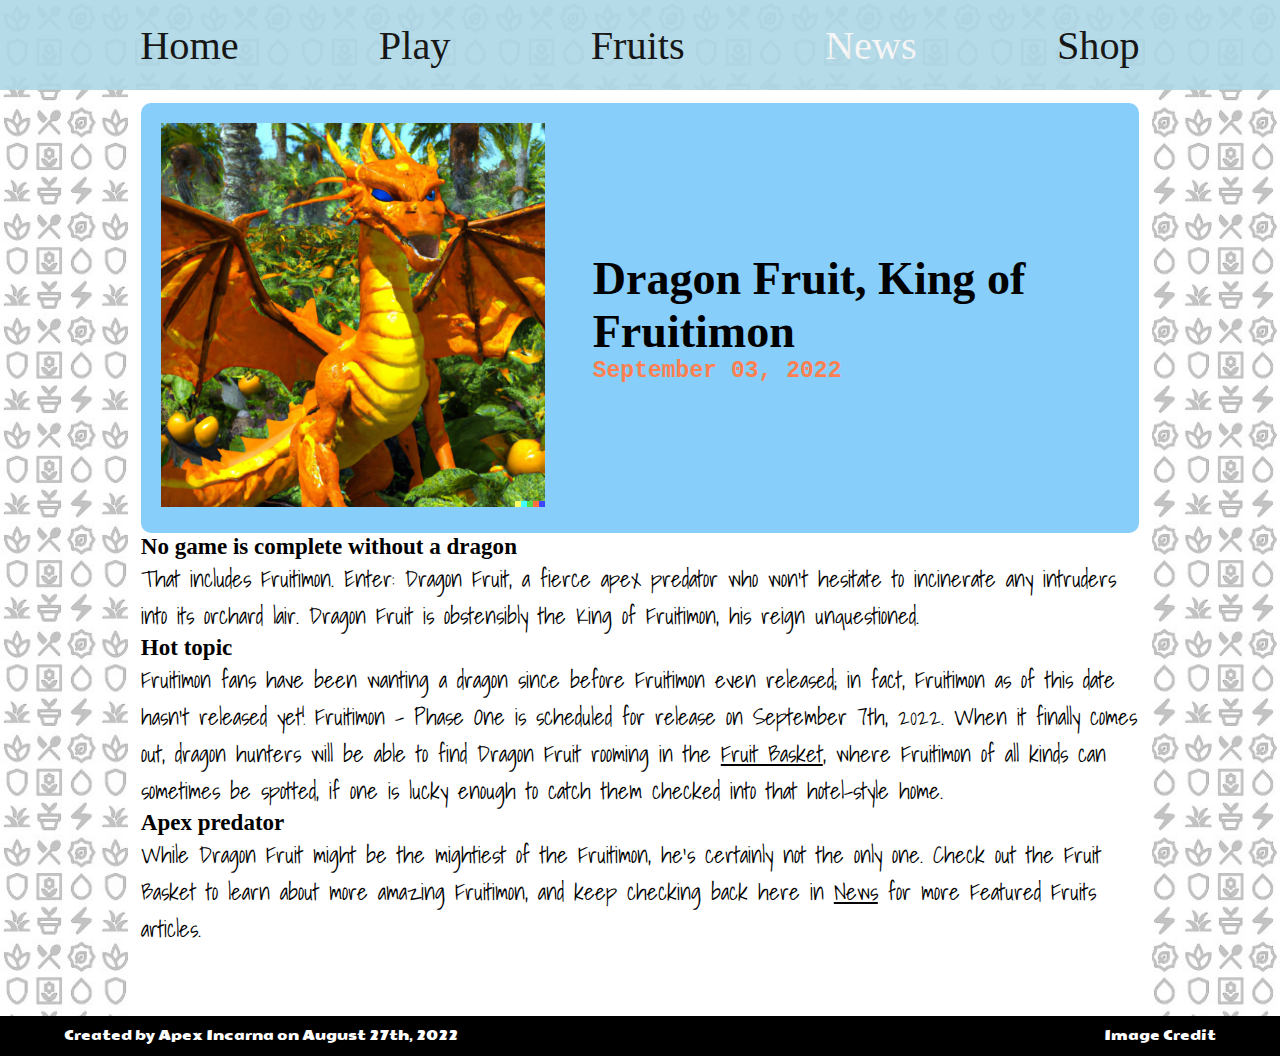
<file: dragon.html>
<!DOCTYPE html>
<html>
    <head>
        <title>Fruitimon News - Dragon Fruit, King of Fruitimon</title>
        <link rel="stylesheet" href="fruitiStyle.css">
        <meta charset="utf-8">
        <meta name="viewport" content="width=device-width, initial-scale=1">
        <link rel="icon" href="indexImg/fruitmonLogo.jpg">
    </head>
    <body>
        <section class="navBar">
            <div class="navText"><a href="index.html">Home</a></div>
            <div class="navText"><a href="play.html">Play</a></div>
            <div class="navText"><a href="fruitBasket.html">Fruits</a></div>
            <div class="navText currentPage"><a href="news.html">News</a></div>
            <div class="navText"><a href="shop.html">Shop</a></div>
        </section>
        <div class="space"></div>
        <main>
            <section class="articleTop">
                <div class="articleImg">
                    <img src="fruitBasketImg/dragonFruit.png" alt="An imposing orange dragon in a tropical orchard">
                </div>
                <div class="articleText">
                    <h2>Dragon Fruit, King of Fruitimon</h2>
                    <h4>September 03, 2022</h4>
                </div>
            </section>
            <section class="articleBody">
                <h3>No game is complete without a dragon</h3>
                <p>That includes Fruitimon. Enter: Dragon Fruit, a fierce apex predator who won't hesitate to incinerate any intruders into its orchard lair. Dragon Fruit is obstensibly the King of Fruitimon, his reign unquestioned.</p>
                <h3>Hot topic</h3>
                <p>Fruitimon fans have been wanting a dragon since before Fruitimon even released; in fact, Fruitimon as of this date hasn't released yet! Fruitimon - Phase One is scheduled for release on September 7th, 2022. When it finally comes out, dragon hunters will be able to find Dragon Fruit rooming in the <a href="fruitBasket.html">Fruit Basket</a>, where Fruitimon of all kinds can sometimes be spotted, if one is lucky enough to catch them checked into that hotel-style home.</p>
                <h3>Apex predator</h3>
                <p>While Dragon Fruit might be the mightiest of the Fruitimon, he's certainly not the only one. Check out the Fruit Basket to learn about more amazing Fruitimon, and keep checking back here in <a href="news.html">News</a> for more Featured Fruits articles.</p>
            </section>
        </main>
        <footer>
            <div class="line notAlt"></div>
            <div class="flex">
                <div>Created by Apex Incarna on August 27th, 2022</div>
                <div><a href="imgCredit.html">Image Credit</a></div>
            </div>
        </footer>
    </body>
</html>
</file>
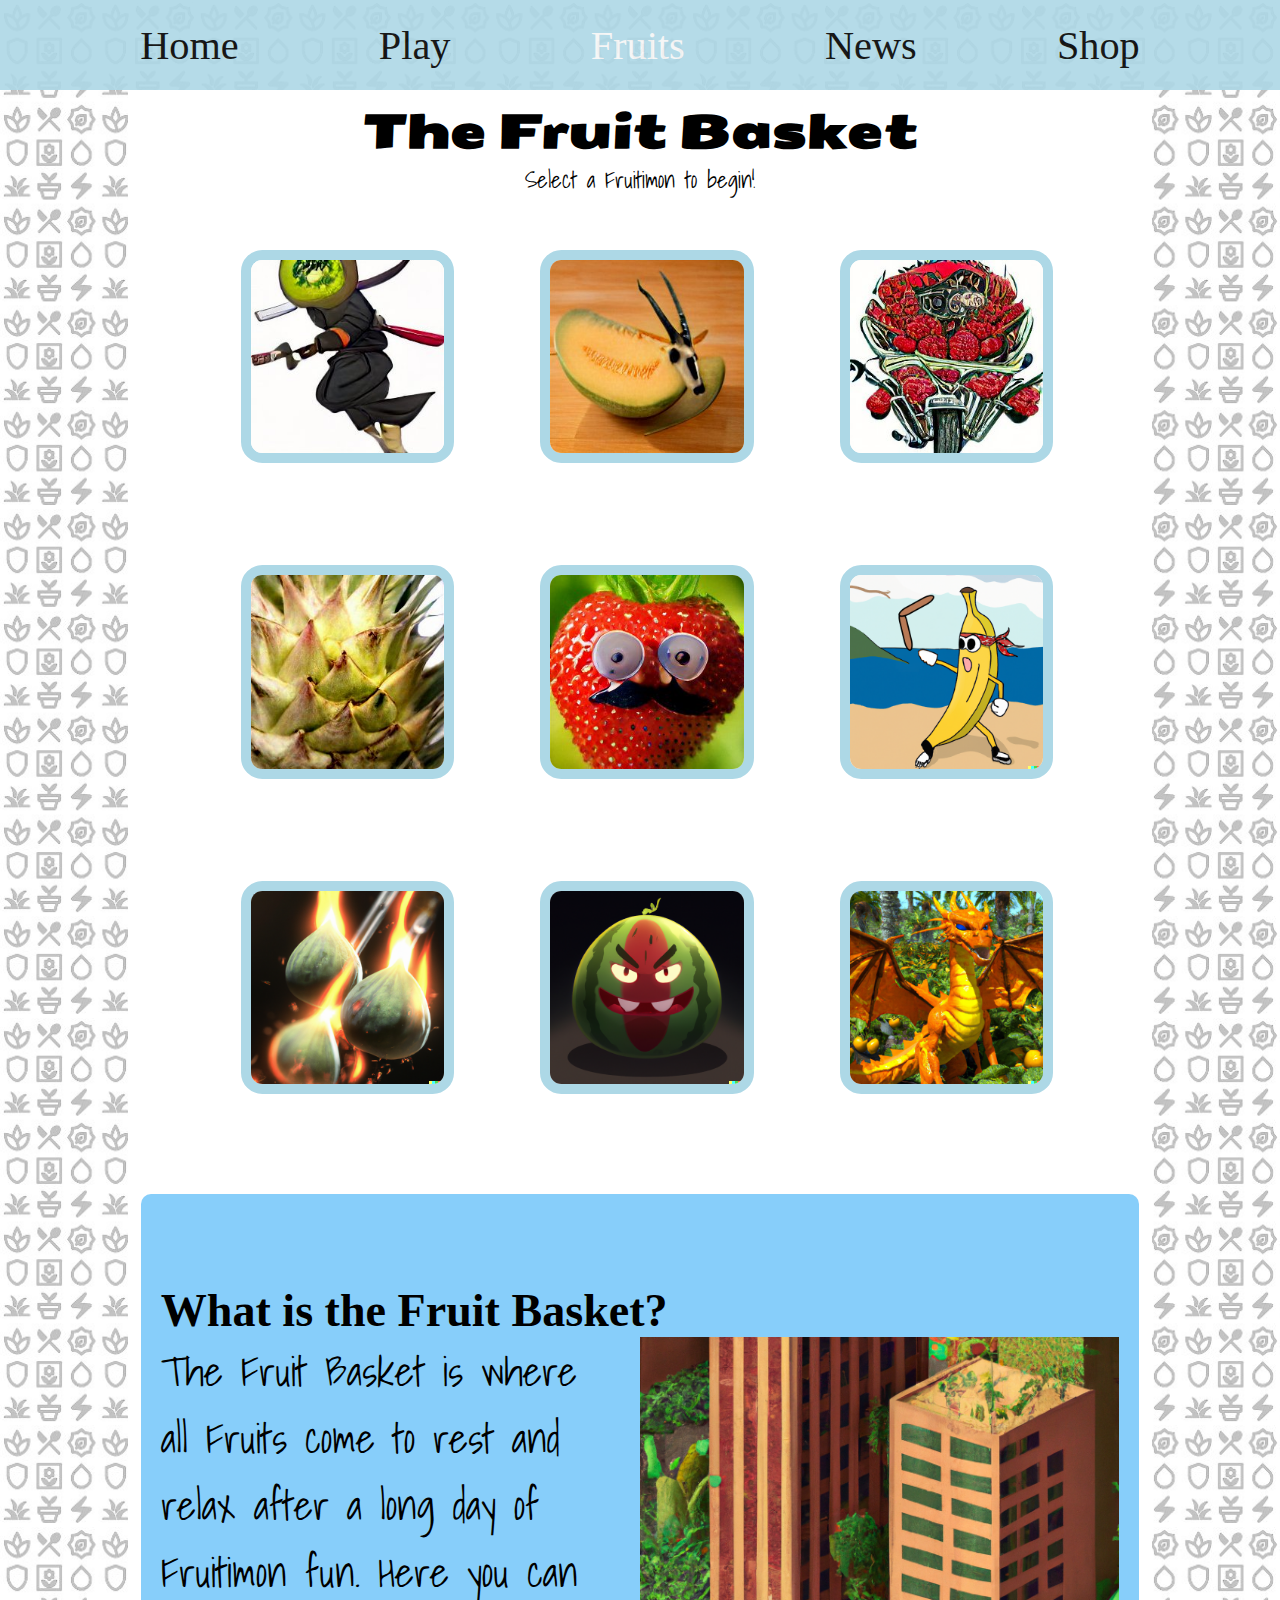
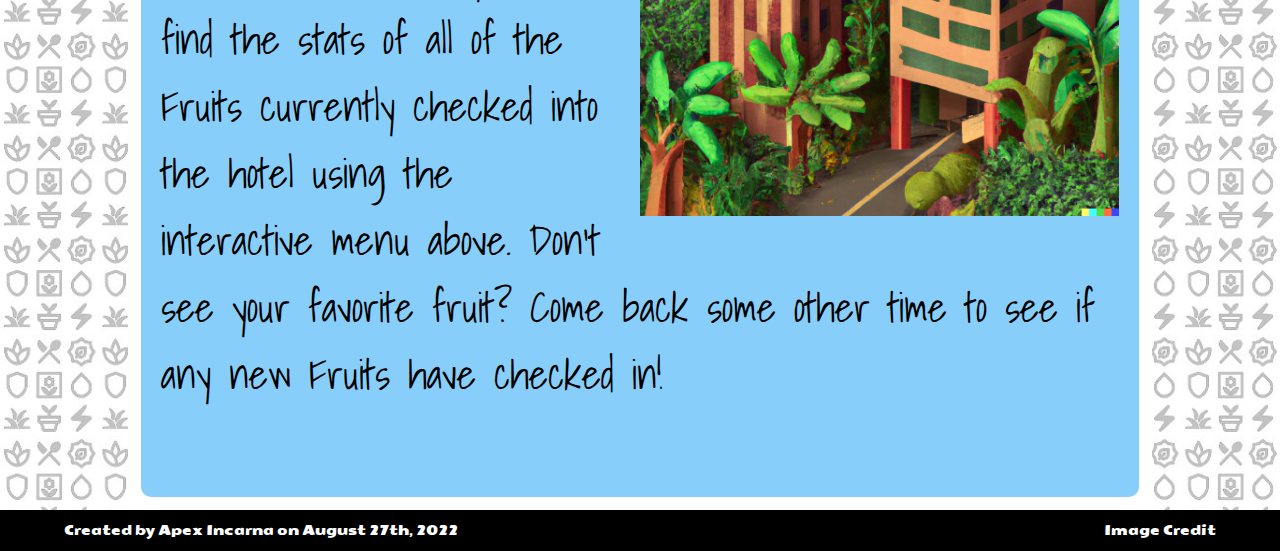
<file: fruitBasket.html>
<!DOCTYPE html>
<html>

<head>
    <title>Fruitimon - The Fruit Basket</title>
    <link rel="stylesheet" href="fruitiStyle.css">
    <meta charset="utf-8">
    <meta name="viewport" content="width=device-width, initial-scale=1">
    <link rel="icon" href="indexImg/fruitmonLogo.jpg">
    <script src="fruitBasket.js" defer></script>
</head>

<body>
    <section class="navBar">
        <div class="navText"><a href="index.html">Home</a></div>
        <div class="navText"><a href="play.html">Play</a></div>
        <div class="navText currentPage"><a href="fruitBasket.html">Fruits</a></div>
        <div class="navText"><a href="news.html">News</a></div>
        <div class="navText"><a href="shop.html">Shop</a></div>
    </section>
    <div class="space"></div>
    <main>
        <section class="fruitBasket">
            <h1>The Fruit Basket</h1>
            <p>Select a Fruitimon to begin!</p>
            <div class="boxes">
                <div id="ninjaKiwiImg" class="newsBox"><a href="fruitBasket.html#ninjaKiwi"><img
                            src="indexImg/ninjaKiwiTwo.jpg" alt="The one, the only, Ninja Kiwi"></a></div>
                <div id="cAnetelopeImg" class="newsBox"><a href="fruitBasket.html#cAntelope"><img
                            src="fruitBasketImg/cAnetelope.jfif" alt="A cantaloupe with an antelope head"></a></div>
                <div id="bikerGangImg" class="newsBox"><a href="fruitBasket.html#bikerGang"><img
                            src="fruitBasketImg/raspberryBikerGang.jpg"
                            alt="The entire raspberry biker gang piled onto one motorcycle"></a></div>
                <div id="spineappleImg" class="newsBox"><a href="fruitBasket.html#spineapple"><img
                            src="fruitBasketImg/spineappleRealistic.jpg"
                            alt="A pineapple with very large and dangerous spines"></a></div>
                <div id="falseStrImg" class="newsBox"><a href="fruitBasket.html#falseStr"><img
                            src="fruitBasketImg/theBestFalseStrawberry.jfif"
                            alt="A mock straberry wearing phony glasses and a mustache"></a></div>
                <div id="bananarangImg" class="newsBox"><a href="fruitBasket.html#bananarang"><img
                            src="fruitBasketImg/bananarang.png"
                            alt="A banana wearing a bandana throwing a boomerang"></a></div>
                <div id="figsImg" class="newsBox"><a href="fruitBasket.html#figs"><img
                            src="fruitBasketImg/clusterBombFigs.png"
                            alt="Flaming cluster bomb figs dropping from the sky"></a></div>
                <div id="waterFelonImg" class="newsBox"><a href="fruitBasket.html#waterFelon"><img
                            src="fruitBasketImg/waterFelon.png" alt="One nasty-looking criminal watermelon"></a></div>
                <div id="dragonFruitImg" class="newsBox"><a href="fruitBasket.html#dragonFruit"><img
                            src="fruitBasketImg/dragonFruit.png"
                            alt="An imposing orange dragon in a tropical orchard"></a></div>
            </div>
            <section class="dontshow" id="cAnetelope">
                <div class="showcaseBoxes">
                    <img src="fruitBasketImg/cAnetelope.jfif" alt="A cantaloupe with an antelope head"
                        class="basketShowcase">
                    <div class="basketShowcaseBox">
                        <p class="basketShowcaseText">The leaping C-Antelope likes to graze in peaceful pastures, but
                            when it's disturbed it will not hesitate to brandish its large horns.</p>
                        <div class="basketShowcaseInfoBox">
                            <div class="basketShowcaseStat">
                                <p class="statName">Height</p>
                                <p class="statValue">5' 07"</p>
                            </div>
                            <div class="basketShowcaseStat">
                                <p class="statName">Weight</p>
                                <p class="statValue">183 lbs</p>
                            </div>
                            <div class="basketShowcaseStat">
                                <p class="statName">Type</p>
                                <p class="statValue">Grass</p>
                            </div>
                            <div class="basketShowcaseStat">
                                <p class="statName">Health Points</p>
                                <p class="statValue">50</p>
                            </div>
                        </div>
                    </div>
            </section>
            <section class="dontshow" id="bikerGang">
                <div class="showcaseBoxes">
                    <img src="fruitBasketImg/raspberryBikerGang.jpg"
                        alt="The entire raspberry biker gang piled onto one motorcycle" class="basketShowcase">
                    <div class="basketShowcaseBox">
                        <p class="basketShowcaseText">The notorious Raspberry Biker Gang known as the Flame Fruits
                            patrols the streets on one tricked-out ride.</p>
                        <div class="basketShowcaseInfoBox">
                            <div class="basketShowcaseStat">
                                <p class="statName">Height</p>
                                <p class="statValue">6' 01"</p>
                            </div>
                            <div class="basketShowcaseStat">
                                <p class="statName">Weight</p>
                                <p class="statValue">433 lbs</p>
                            </div>
                            <div class="basketShowcaseStat">
                                <p class="statName">Type</p>
                                <p class="statValue">Bruiser</p>
                            </div>
                            <div class="basketShowcaseStat">
                                <p class="statName">Health Points</p>
                                <p class="statValue">60</p>
                            </div>
                        </div>
                    </div>
            </section>
            <section class="dontshow" id="spineapple">
                <div class="showcaseBoxes">
                    <img src="fruitBasketImg/spineappleRealistic.jpg"
                        alt="A pineapple with very large and dangerous spines" class="basketShowcase">
                    <div class="basketShowcaseBox">
                        <p class="basketShowcaseText">The spineapple uses its unusually large and sharp spines both to
                            ward off predators and to take down prey.</p>
                        <div class="basketShowcaseInfoBox">
                            <div class="basketShowcaseStat">
                                <p class="statName">Height</p>
                                <p class="statValue">1' 02"</p>
                            </div>
                            <div class="basketShowcaseStat">
                                <p class="statName">Weight</p>
                                <p class="statValue">40 lbs</p>
                            </div>
                            <div class="basketShowcaseStat">
                                <p class="statName">Type</p>
                                <p class="statValue">Sharp</p>
                            </div>
                            <div class="basketShowcaseStat">
                                <p class="statName">Health Points</p>
                                <p class="statValue">30</p>
                            </div>
                        </div>
                    </div>
            </section>
            <section class="dontshow" id="falseStr">
                <div class="showcaseBoxes">
                    <img src="fruitBasketImg/theBestFalseStrawberry.jfif"
                        alt="A mock straberry wearing phony glasses and a mustache" class="basketShowcase">
                    <div class="basketShowcaseBox">
                        <p class="basketShowcaseText">The False Strawberry has perfected the art of impersonation and
                            deception for use in landing backstabbing strikes on its foes.</p>
                        <div class="basketShowcaseInfoBox">
                            <div class="basketShowcaseStat">
                                <p class="statName">Height</p>
                                <p class="statValue">0' 04"</p>
                            </div>
                            <div class="basketShowcaseStat">
                                <p class="statName">Weight</p>
                                <p class="statValue">11 lbs</p>
                            </div>
                            <div class="basketShowcaseStat">
                                <p class="statName">Type</p>
                                <p class="statValue">Stealth</p>
                            </div>
                            <div class="basketShowcaseStat">
                                <p class="statName">Health Points</p>
                                <p class="statValue">40</p>
                            </div>
                        </div>
                    </div>
            </section>
            <section class="dontshow" id="bananarang">
                <div class="showcaseBoxes">
                    <img src="fruitBasketImg/bananarang.png" alt="A banana wearing a bandana throwing a boomerang"
                        class="basketShowcase">
                    <div class="basketShowcaseBox">
                        <p class="basketShowcaseText">The bananarang battles with banana boomerangs. Try saying that
                            five times fast.</p>
                        <div class="basketShowcaseInfoBox">
                            <div class="basketShowcaseStat">
                                <p class="statName">Height</p>
                                <p class="statValue">4' 11"</p>
                            </div>
                            <div class="basketShowcaseStat">
                                <p class="statName">Weight</p>
                                <p class="statValue">130 lbs</p>
                            </div>
                            <div class="basketShowcaseStat">
                                <p class="statName">Type</p>
                                <p class="statValue">Projectile</p>
                            </div>
                            <div class="basketShowcaseStat">
                                <p class="statName">Health Points</p>
                                <p class="statValue">50</p>
                            </div>
                        </div>
                    </div>
            </section>
            <section class="dontshow" id="figs">
                <div class="showcaseBoxes">
                    <img src="fruitBasketImg/clusterBombFigs.png" alt="Flaming cluster bomb figs dropping from the sky"
                        class="basketShowcase">
                    <div class="basketShowcaseBox">
                        <p class="basketShowcaseText">The Cluster Bomb Fig triplets each have an explosive temper and a
                            quick fuse.</p>
                        <div class="basketShowcaseInfoBox">
                            <div class="basketShowcaseStat">
                                <p class="statName">Height</p>
                                <p class="statValue">1' 00"</p>
                            </div>
                            <div class="basketShowcaseStat">
                                <p class="statName">Weight</p>
                                <p class="statValue">324 lbs</p>
                            </div>
                            <div class="basketShowcaseStat">
                                <p class="statName">Type</p>
                                <p class="statValue">Fire</p>
                            </div>
                            <div class="basketShowcaseStat">
                                <p class="statName">Health Points</p>
                                <p class="statValue">60</p>
                            </div>
                        </div>
                    </div>
            </section>
            <section class="dontshow" id="waterFelon">
                <div class="showcaseBoxes">
                    <img src="fruitBasketImg/waterFelon.png" alt="One nasty-looking criminal watermelon"
                        class="basketShowcase">
                    <div class="basketShowcaseBox">
                        <p class="basketShowcaseText">Despicable and rotten, the FDA has been trying to crack down on
                            the WaterFelon for years.</p>
                        <div class="basketShowcaseInfoBox">
                            <div class="basketShowcaseStat">
                                <p class="statName">Height</p>
                                <p class="statValue">3' 09"</p>
                            </div>
                            <div class="basketShowcaseStat">
                                <p class="statName">Weight</p>
                                <p class="statValue">222 lbs</p>
                            </div>
                            <div class="basketShowcaseStat">
                                <p class="statName">Type</p>
                                <p class="statValue">Stealth</p>
                            </div>
                            <div class="basketShowcaseStat">
                                <p class="statName">Health Points</p>
                                <p class="statValue">70</p>
                            </div>
                        </div>
                    </div>
            </section>
            <section class="dontshow" id="dragonFruit">
                <div class="showcaseBoxes">
                    <img src="fruitBasketImg/dragonFruit.png" alt="An imposing orange dragon in a tropical orchard"
                        class="basketShowcase">
                    <div class="basketShowcaseBox">
                        <p class="basketShowcaseText">The Dragon Fruit is the undisputed King of Fruitimon. It will stop at
                            nothing to incinerate intruders into its orchard lair.</p>
                        <div class="basketShowcaseInfoBox">
                            <div class="basketShowcaseStat">
                                <p class="statName">Height</p>
                                <p class="statValue">8' 11"</p>
                            </div>
                            <div class="basketShowcaseStat">
                                <p class="statName">Weight</p>
                                <p class="statValue">592 lbs</p>
                            </div>
                            <div class="basketShowcaseStat">
                                <p class="statName">Type</p>
                                <p class="statValue">Fire</p>
                            </div>
                            <div class="basketShowcaseStat">
                                <p class="statName">Health Points</p>
                                <p class="statValue">100</p>
                            </div>
                        </div>
                    </div>
            </section>
            <section class="dontshow" id="ninjaKiwi">
                <div class="showcaseBoxes">
                    <img src="indexImg/ninjaKiwiTwo.jpg" alt="The one, the only, Ninja Kiwi" class="basketShowcase">
                    <div class="basketShowcaseBox">
                        <p class="basketShowcaseText">Master of the martial arts, Ninja Kiwi perfectly balances cunning
                            and speed in order to achieve swift, juicy victory.</p>
                        <div class="basketShowcaseInfoBox">
                            <div class="basketShowcaseStat">
                                <p class="statName">Height</p>
                                <p class="statValue">3' 04"</p>
                            </div>
                            <div class="basketShowcaseStat">
                                <p class="statName">Weight</p>
                                <p class="statValue">101 lbs</p>
                            </div>
                            <div class="basketShowcaseStat">
                                <p class="statName">Type</p>
                                <p class="statValue">Stealth</p>
                            </div>
                            <div class="basketShowcaseStat">
                                <p class="statName">Health Points</p>
                                <p class="statValue">20</p>
                            </div>
                        </div>
                    </div>
            </section>
        </section>
        <section id="fruitBasketAbout">
            <div class="fBAboutText">
                <h2>What is the Fruit Basket?</h2>
                <p>
                    <img class="fBAboutImg" src="fruitBasketImg/fruitHotelTwo.png" alt="A hotel for Fruits">
                    The Fruit Basket is where all Fruits come to rest and relax after a long day of Fruitimon fun. Here
                    you can find the stats of all of the Fruits currently checked into the hotel using the interactive
                    menu above. Don't see your favorite fruit? Come back some other time to see if any new Fruits have
                    checked in!
                </p>
            </div>
        </section>
    </main>
    <footer>
        <div class="line"></div>
        <div class="flex">
            <div>Created by Apex Incarna on August 27th, 2022</div>
            <div><a href="imgCredit.html">Image Credit</a></div>
        </div>
    </footer>
</body>

</html>
</file>
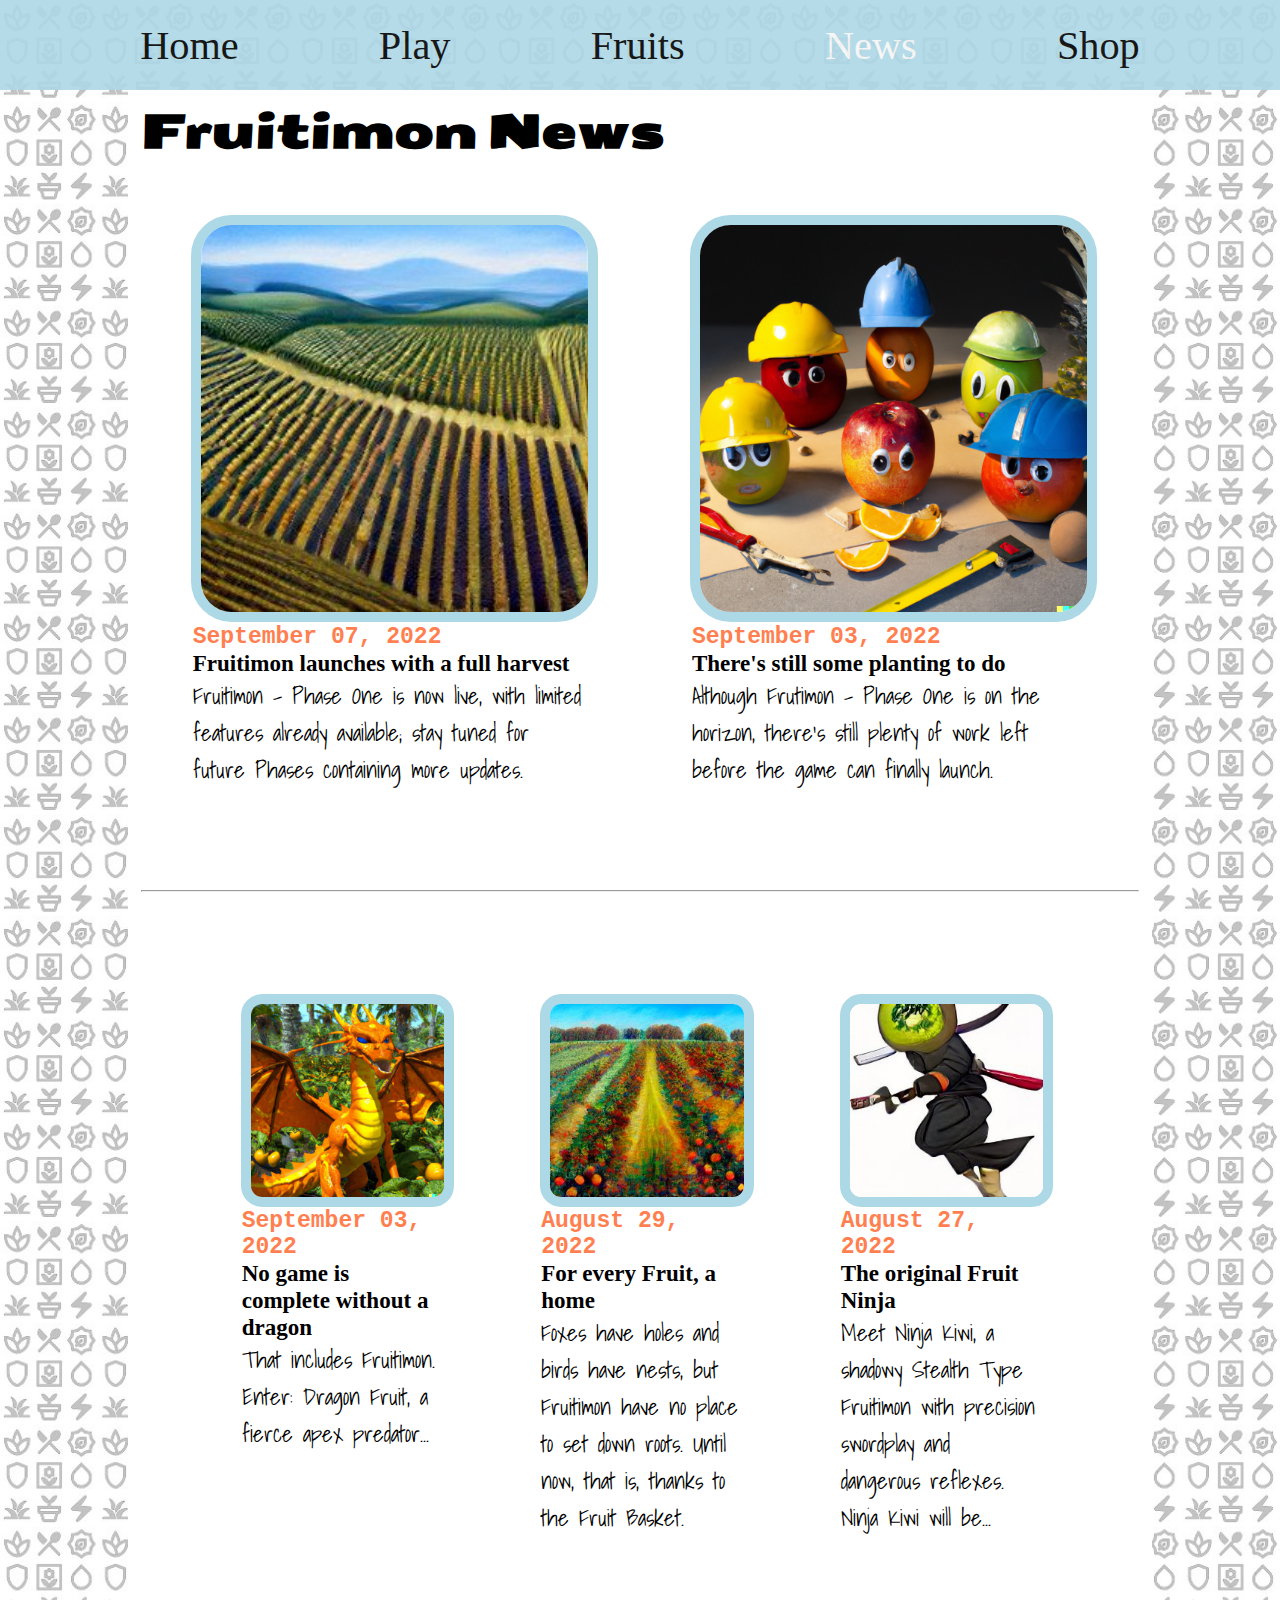
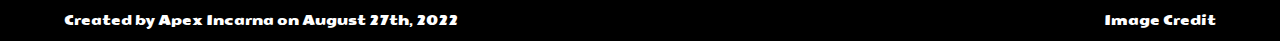
<file: news.html>
<!DOCTYPE html>
<html>
    <head>
        <title>Fruitimon News</title>
        <link rel="stylesheet" href="fruitiStyle.css">
        <meta charset="utf-8">
        <meta name="viewport" content="width=device-width, initial-scale=1">
        <link rel="icon" href="indexImg/fruitmonLogo.jpg">
    </head>
    <body>
        <section class="navBar">
            <div class="navText"><a href="index.html">Home</a></div>
            <div class="navText"><a href="play.html">Play</a></div>
            <div class="navText"><a href="fruitBasket.html">Fruits</a></div>
            <div class="navText currentPage"><a href="news.html">News</a></div>
            <div class="navText"><a href="shop.html">Shop</a></div>
        </section>
        <div class="space"></div>
        <main>
            <h1>Fruitimon News</h1>
            <div class="boxes" id="topNewsBoxes">
                <div id="topNewsBox" class="newsBox">
                    <a href="ripe.html"> 
                        <img src="indexImg/oilMountainOrchardTwo.jfif">
                        <div class="newsText">
                            <h4>September 07, 2022</h4>
                            <h3>Fruitimon launches with a full harvest</h3>
                            <p>Fruitimon - Phase One is now live, with limited features already available; stay tuned for future Phases containing more updates.</p>
                        </div>
                    </a>
                </div>
                <div id="topNewsBox" class="newsBox">
                    <a href="work.html">
                        <img src="indexImg/fruitConstructionSiteTwo.png">
                        <div class="newsText">
                            <h4>September 03, 2022</h4>
                            <h3>There's still some planting to do</h3>
                            <p>Although Frutimon - Phase One is on the horizon, there's still plenty of work left before the game can finally launch.</p>
                        </div>
                    </a>
                </div>
            </div>
            <hr>
            <div class="boxes">
                <div class="newsBox">
                    <a href="dragon.html">
                        <img src="fruitBasketImg/dragonFruit.png">
                        <div class="newsText">
                            <h4>September 03, 2022</h4>
                            <h3>No game is complete without a dragon</h3>
                            <p>That includes Fruitimon. Enter: Dragon Fruit, a fierce apex predator...</p>
                        </div>
                    </a>
                </div>
                <div class="newsBox">
                    <a href="fruitBasket.html#fruitBasketAbout">
                        <img src="indexImg/appleOrchard.jfif">
                        <div class="newsText">
                            <h4>August 29, 2022</h4>
                            <h3>For every Fruit, a home</h3>
                            <p>Foxes have holes and birds have nests, but Fruitimon have no place to set down roots. Until now, that is, thanks to the Fruit Basket.</p>
                    </div>
                    </a>
                </div>
                <div class="newsBox">
                    <a href="ninja.html">
                        <img src="indexImg/ninjaKiwiTwo.jpg">
                        <div class="newsText">
                            <h4>August 27, 2022</h4>
                            <h3>The original Fruit Ninja</h3>
                            <p>Meet Ninja Kiwi, a shadowy Stealth Type Fruitimon with precision swordplay and dangerous reflexes. Ninja Kiwi will be...</p>
                        </div>
                    </a>
                </div>
            </div>
        </main>
        <footer>
            <div class="line notAlt"></div>
            <div class="flex">
                <div>Created by Apex Incarna on August 27th, 2022</div>
                <div><a href="imgCredit.html">Image Credit</a></div>
            </div>
        </footer>
    </body>
</html>
</file>
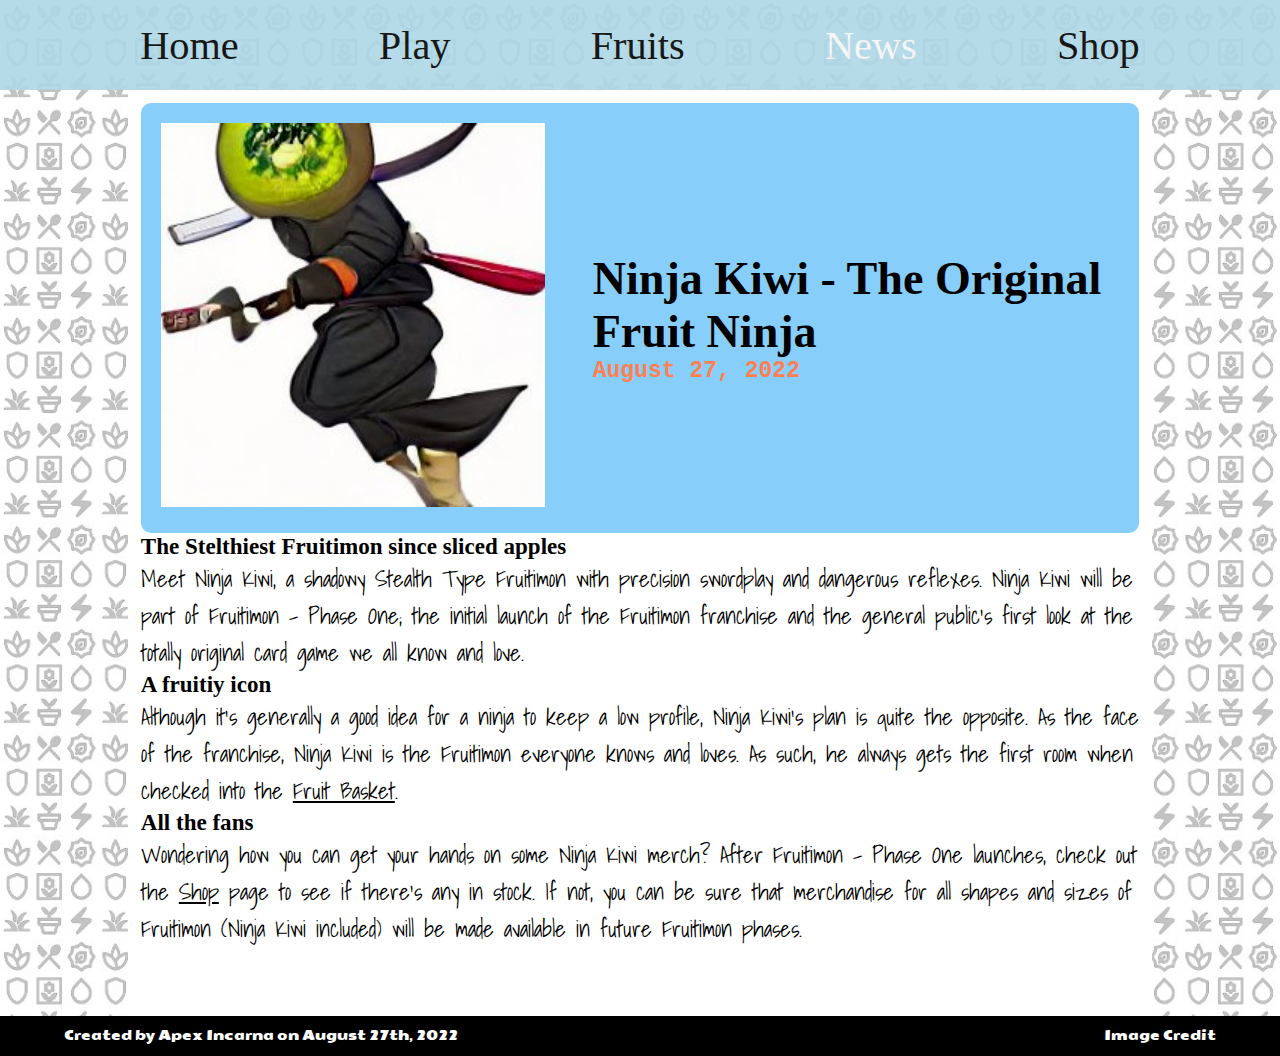
<file: ninja.html>
<!DOCTYPE html>
<html>
    <head>
        <title>Fruitimon News - Ninja Kiwi, the Original Fruit Ninja</title>
        <link rel="stylesheet" href="fruitiStyle.css">
        <meta charset="utf-8">
        <meta name="viewport" content="width=device-width, initial-scale=1">
        <link rel="icon" href="indexImg/fruitmonLogo.jpg">
    </head>
    <body>
        <section class="navBar">
            <div class="navText"><a href="index.html">Home</a></div>
            <div class="navText"><a href="play.html">Play</a></div>
            <div class="navText"><a href="fruitBasket.html">Fruits</a></div>
            <div class="navText currentPage"><a href="news.html">News</a></div>
            <div class="navText"><a href="shop.html">Shop</a></div>
        </section>
        <div class="space"></div>
        <main>
            <section class="articleTop">
                <div class="articleImg">
                    <img src="indexImg/ninjaKiwiTwo.jpg" alt="A ninja with a kiwi head">
                </div>
                <div class="articleText">
                    <h2>Ninja Kiwi - The Original Fruit Ninja</h2>
                    <h4>August 27, 2022</h4>
                </div>
            </section>
            <section class="articleBody">
                <h3>The Stelthiest Fruitimon since sliced apples</h3>
                <p>Meet Ninja Kiwi, a shadowy Stealth Type Fruitimon with precision swordplay and dangerous reflexes. Ninja Kiwi will be part of Fruitimon - Phase One; the initial launch of the Fruitimon franchise and the general public's first look at the totally original card game we all know and love.</p>
                <h3>A fruitiy icon</h3>
                <p>Although it's generally a good idea for a ninja to keep a low profile, Ninja Kiwi's plan is quite the opposite. As the face of the franchise, Ninja Kiwi is the Fruitimon everyone knows and loves. As such, he always gets the first room when checked into the <a href="fruitBasket.html#fruitBasketAbout">Fruit Basket</a>.</p>
                <h3>All the fans</h3>
                <p>Wondering how you can get your hands on some Ninja Kiwi merch? After Fruitimon - Phase One launches, check out the <a href="shop.html">Shop</a> page to see if there's any in stock. If not, you can be sure that merchandise for all shapes and sizes of Fruitimon (Ninja Kiwi included) will be made available in future Fruitimon phases.</p>
            </section>
        </main>
        <footer>
            <div class="line notAlt"></div>
            <div class="flex">
                <div>Created by Apex Incarna on August 27th, 2022</div>
                <div><a href="imgCredit.html">Image Credit</a></div>
            </div>
        </footer>
    </body>
</html>
</file>
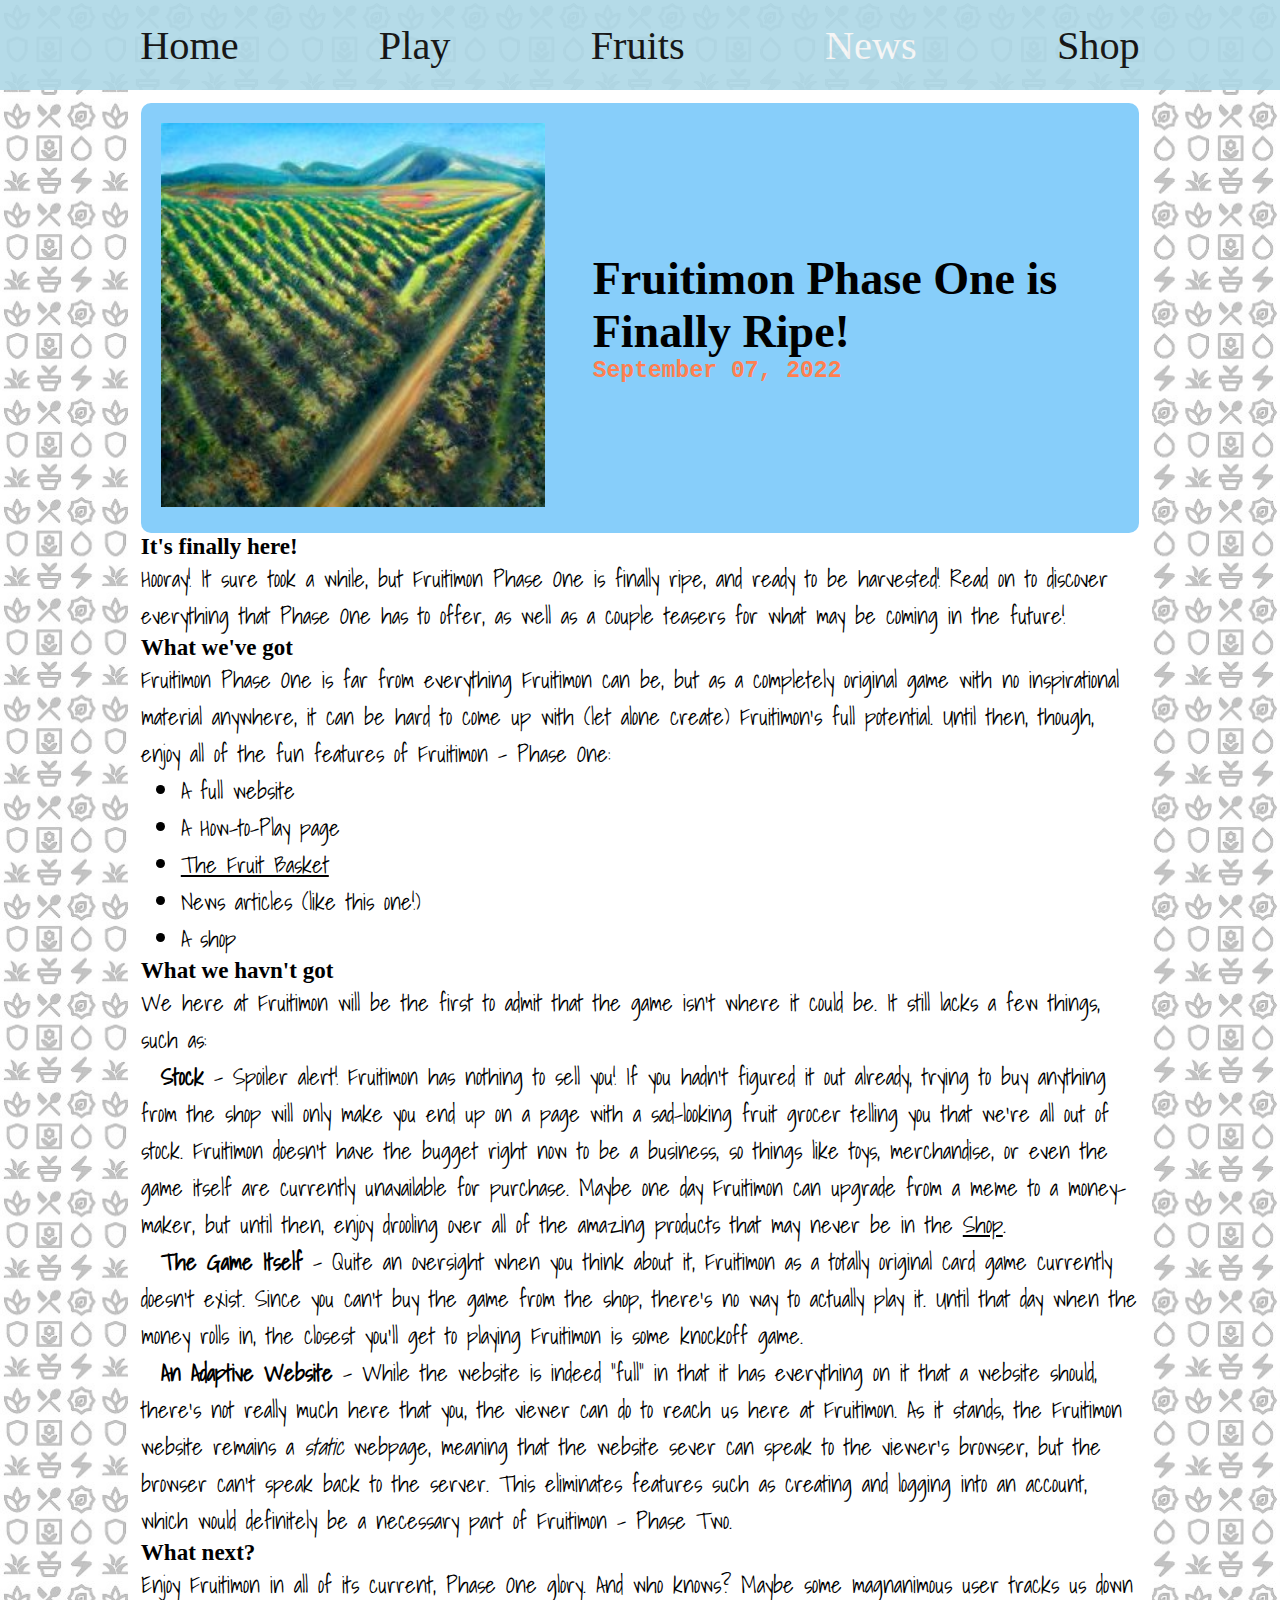
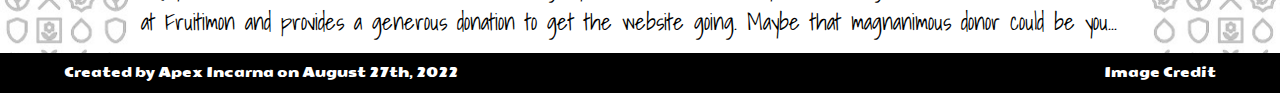
<file: ripe.html>
<!DOCTYPE html>
<html>

<head>
    <title>Fruitimon News - Fruitimon Phase One is Finally Ripe!</title>
    <link rel="stylesheet" href="fruitiStyle.css">
    <meta charset="utf-8">
    <meta name="viewport" content="width=device-width, initial-scale=1">
    <link rel="icon" href="indexImg/fruitmonLogo.jpg">
</head>

<body>
    <section class="navBar">
        <div class="navText"><a href="index.html">Home</a></div>
        <div class="navText"><a href="play.html">Play</a></div>
        <div class="navText"><a href="fruitBasket.html">Fruits</a></div>
        <div class="navText currentPage"><a href="news.html">News</a></div>
        <div class="navText"><a href="shop.html">Shop</a></div>
    </section>
    <div class="space"></div>
    <main>
        <section class="articleTop">
            <div class="articleImg">
                <img src="indexImg/oilMountainOrchard.jfif"
                    alt="A beautiful oil painting of an orchard in the mountains">
            </div>
            <div class="articleText">
                <h2>Fruitimon Phase One is Finally Ripe!</h2>
                <h4>September 07, 2022</h4>
            </div>
        </section>
        <section class="articleBody">
            <h3>It's finally here!</h3>
            <p>Hooray! It sure took a while, but Fruitimon Phase One is finally ripe, and ready to be harvested! Read on
                to discover everything that Phase One has to offer, as well as a couple teasers for what may be coming
                in the future!</p>
            <h3>What we've got</h3>
            <p>Fruitimon Phase One is far from everything Fruitimon can be, but as a completely original game with no
                inspirational material anywhere, it can be hard to come up with (let alone create) Fruitimon's full
                potential. Until then, though, enjoy all of the fun features of Fruitimon - Phase One:
            <ul>
                <li>A full website</li>
                <li>A How-to-Play page</li>
                <li><a href="fruitBasket.html#fruitBasketAbout">The Fruit Basket</a></li>
                <li>News articles (like this one!)</li>
                <li>A shop</li>
            </ul>
            </p>
            <h3>What we havn't got</h3>
            <p>We here at Fruitimon will be the first to admit that the game isn't where it could be. It still lacks a
                few things, such as:
            <p><b>Stock</b> - Spoiler alert! Fruitimon has nothing to sell you! If you hadn't figured it out already,
                trying to buy anything from the shop will only make you end up on a page with a sad-looking fruit grocer
                telling you that we're all out of stock. Fruitimon doesn't have the bugget right now to be a business,
                so things like toys, merchandise, or even the game itself are currently unavailable for purchase. Maybe
                one day Fruitimon can upgrade from a meme to a money-maker, but until then, enjoy drooling over all of
                the amazing products that may never be in the <a href="shop.html">Shop</a>.</p>
            <p><b>The Game Itself</b> - Quite an oversight when you think about it, Fruitimon as a totally original card
                game currently doesn't exist. Since you can't buy the game from the shop, there's no way to actually
                play it. Until that day when the money rolls in, the closest you'll get to playing Fruitimon is some
                knockoff game.</p>
            <p><b>An Adaptive Website</b> - While the website is indeed "full" in that it has everything on it that a
                website should, there's not really much here that you, the viewer can do to reach us here at Fruitimon.
                As it stands, the Fruitimon website remains a <em>static</em> webpage, meaning that the website sever
                can speak to the viewer's browser, but the browser can't speak back to the server. This eliminates
                features such as creating and logging into an account, which would definitely be a necessary part of
                Fruitimon - Phase Two.</p>
            </p>
            <h3>What next?</h3>
            <p>Enjoy Fruitimon in all of its current, Phase One glory. And who knows? Maybe some magnanimous user tracks
                us down at Fruitimon and provides a generous donation to get the website going. Maybe that magnanimous
                donor could be you...</p>
        </section>
    </main>
    <footer>
        <div class="line notAlt"></div>
        <div class="flex">
            <div>Created by Apex Incarna on August 27th, 2022</div>
            <div><a href="imgCredit.html">Image Credit</a></div>
        </div>
    </footer>
</body>

</html>
</file>
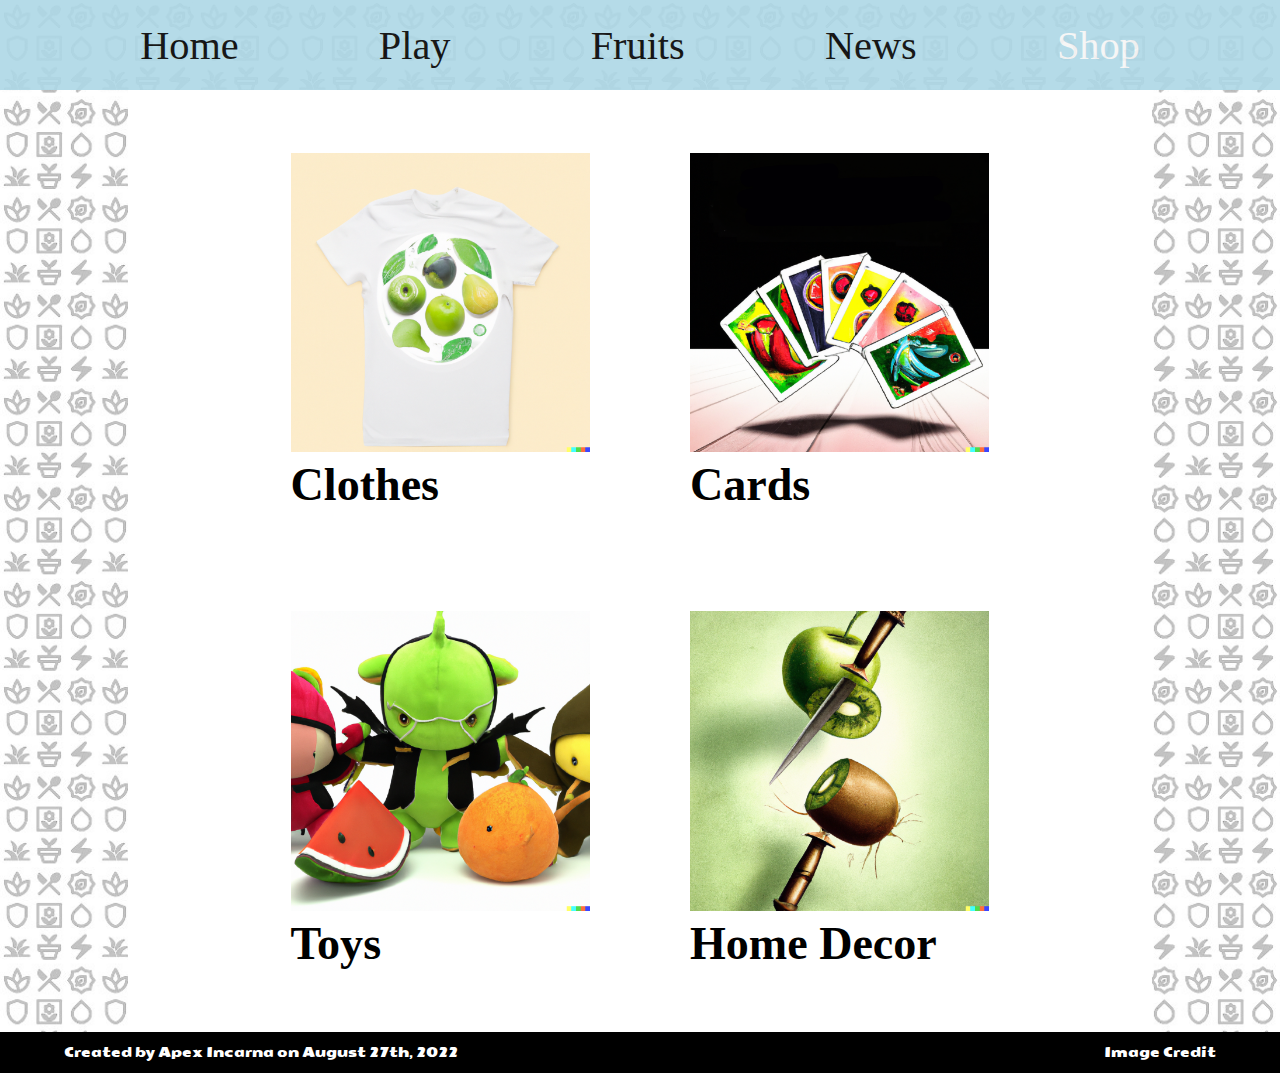
<file: shop.html>
<!DOCTYPE html>
<html>
    <head>
        <title>Fruitimon Shop</title>
        <link rel="stylesheet" href="fruitiStyle.css">
        <meta charset="utf-8">
        <meta name="viewport" content="width=device-width, initial-scale=1">
        <link rel="icon" href="indexImg/fruitmonLogo.jpg">
    </head>
    <body>
        <section class="navBar">
            <div class="navText"><a href="index.html">Home</a></div>
            <div class="navText"><a href="play.html">Play</a></div>
            <div class="navText"><a href="fruitBasket.html">Fruits</a></div>
            <div class="navText"><a href="news.html">News</a></div>
            <div class="navText currentPage"><a href="shop.html">Shop</a></div>
        </section>
        <div class="space"></div>
        <main>
            <section class="shopIntro">
                <div class="boxes">
                    <a href="error.html">
                        <div class="shopBox">
                            <img src="shopImg/clothesAd.png" alt="A Fruitimon T-shirt" class="shopImg">
                            <h2 class="shopText">Clothes</h2>
                        </div>
                    </a>
                    <a href="error.html">
                        <div class="shopBox">
                            <img src="shopImg/fruitiCards.png" alt="Some Fruitimon cards" class="shopImg">
                            <h2 class="shopText">Cards</h2>
                        </div>
                    </a>
                   <a href="error.html">
                        <div class="shopBox">
                            <img src="shopImg/plushyFruits.png" alt="Assorted Fruitimon plushies" class="shopImg">
                            <h2 class="shopText">Toys</h2>
                        </div>
                   </a>
                   <a href="error.html">
                        <div class="shopBox">
                            <img src="shopImg/wallFruits.png" alt="A Fruitimon wall poster" class="shopImg">
                            <h2 class="shopText">Home Decor</h2>
                        </div>
                   </a>
                </div>
            </section>
        </main>
        <footer>
            <div class="line"></div>
            <div class="flex">
                <div>Created by Apex Incarna on August 27th, 2022</div>
                <div><a href="imgCredit.html">Image Credit</a></div>
            </div>
        </footer>
    </body>
</html>
</file>
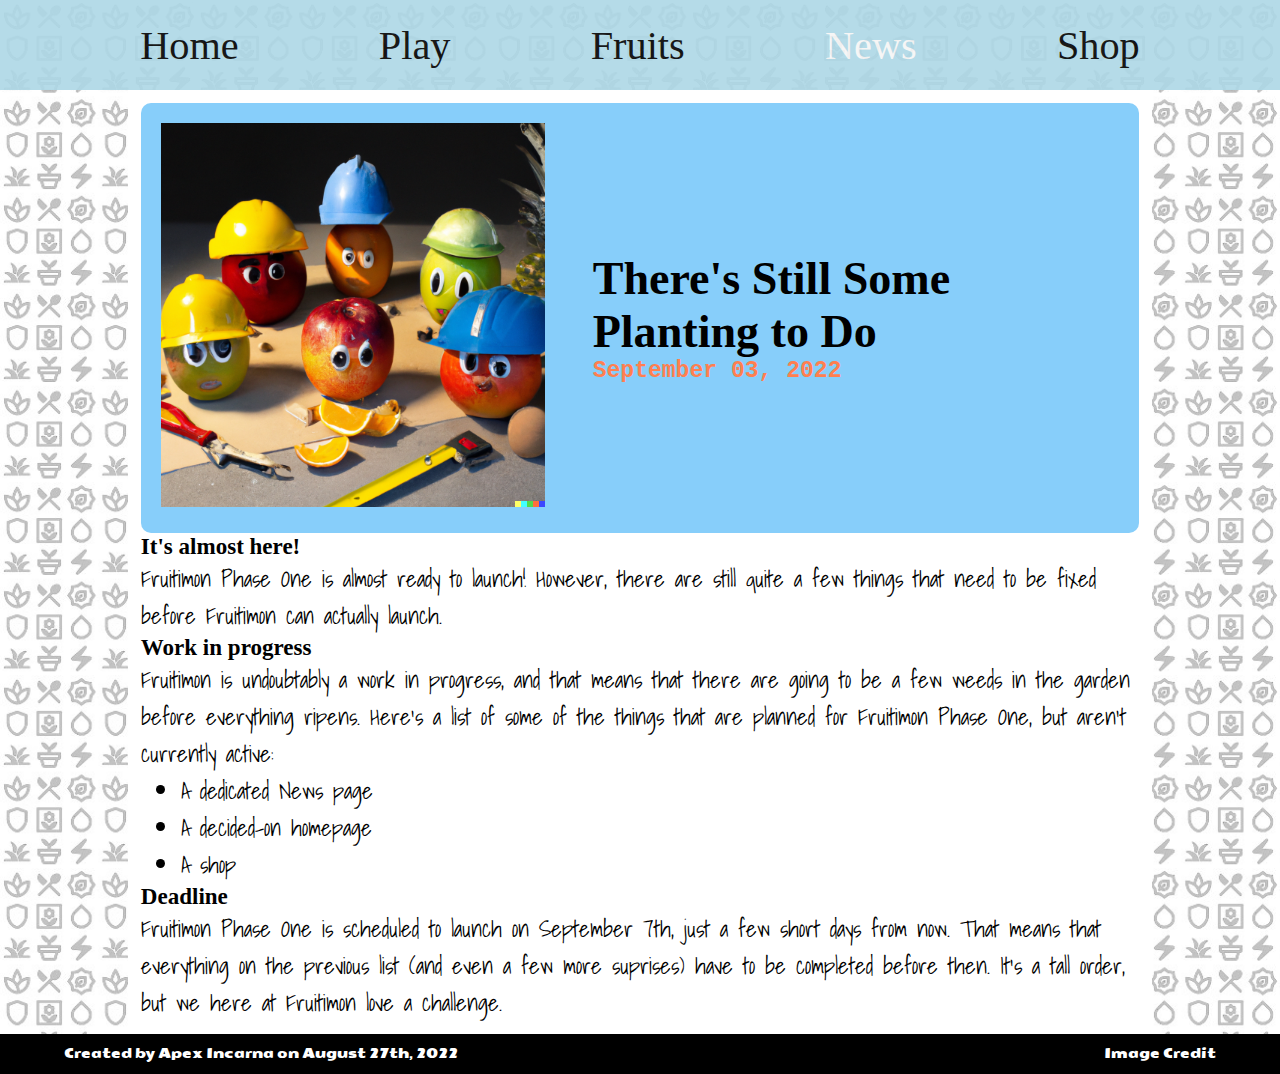
<file: work.html>
<!DOCTYPE html>
<html>

<head>
    <title>Fruitimon News - There's Still Some Planting to Do</title>
    <link rel="stylesheet" href="fruitiStyle.css">
    <meta charset="utf-8">
    <meta name="viewport" content="width=device-width, initial-scale=1">
    <link rel="icon" href="indexImg/fruitmonLogo.jpg">
</head>

<body>
    <section class="navBar">
        <div class="navText"><a href="index.html">Home</a></div>
        <div class="navText"><a href="play.html">Play</a></div>
        <div class="navText"><a href="fruitBasket.html">Fruits</a></div>
        <div class="navText currentPage"><a href="news.html">News</a></div>
        <div class="navText"><a href="shop.html">Shop</a></div>
    </section>
    <div class="space"></div>
    <main>
        <section class="articleTop">
            <div class="articleImg">
                <img src="indexImg/fruitConstructionSiteTwo.png" alt="Fruit wearing hard hats">
            </div>
            <div class="articleText">
                <h2>There's Still Some Planting to Do</h2>
                <h4>September 03, 2022</h4>
            </div>
        </section>
        <section class="articleBody">
            <h3>It's almost here!</h3>
            <p>Fruitimon Phase One is almost ready to launch! However, there are still quite a few things that need to
                be fixed before Fruitimon can actually launch. </p>
            <h3>Work in progress</h3>
            <p>Fruitimon is undoubtably a work in progress, and that means that there are going to be a few weeds in the
                garden before everything ripens. Here's a list of some of the things that are planned for Fruitimon
                Phase One, but aren't currently active:</p>
            <ul>
                <li>A dedicated News page</li>
                <li>A decided-on homepage</li>
                <li>A shop</li>
            </ul>
            </p>
            <h3>Deadline</h3>
            <p>Fruitimon Phase One is scheduled to launch on September 7th, just a few short days from now. That means
                that everything on the previous list (and even a few more suprises) have to be completed before then.
                It's a tall order, but we here at Fruitimon love a challenge.</p>
        </section>
    </main>
    <footer>
        <div class="line notAlt"></div>
        <div class="flex">
            <div>Created by Apex Incarna on August 27th, 2022</div>
            <div><a href="imgCredit.html">Image Credit</a></div>
        </div>
    </footer>
</body>

</html>
</file>
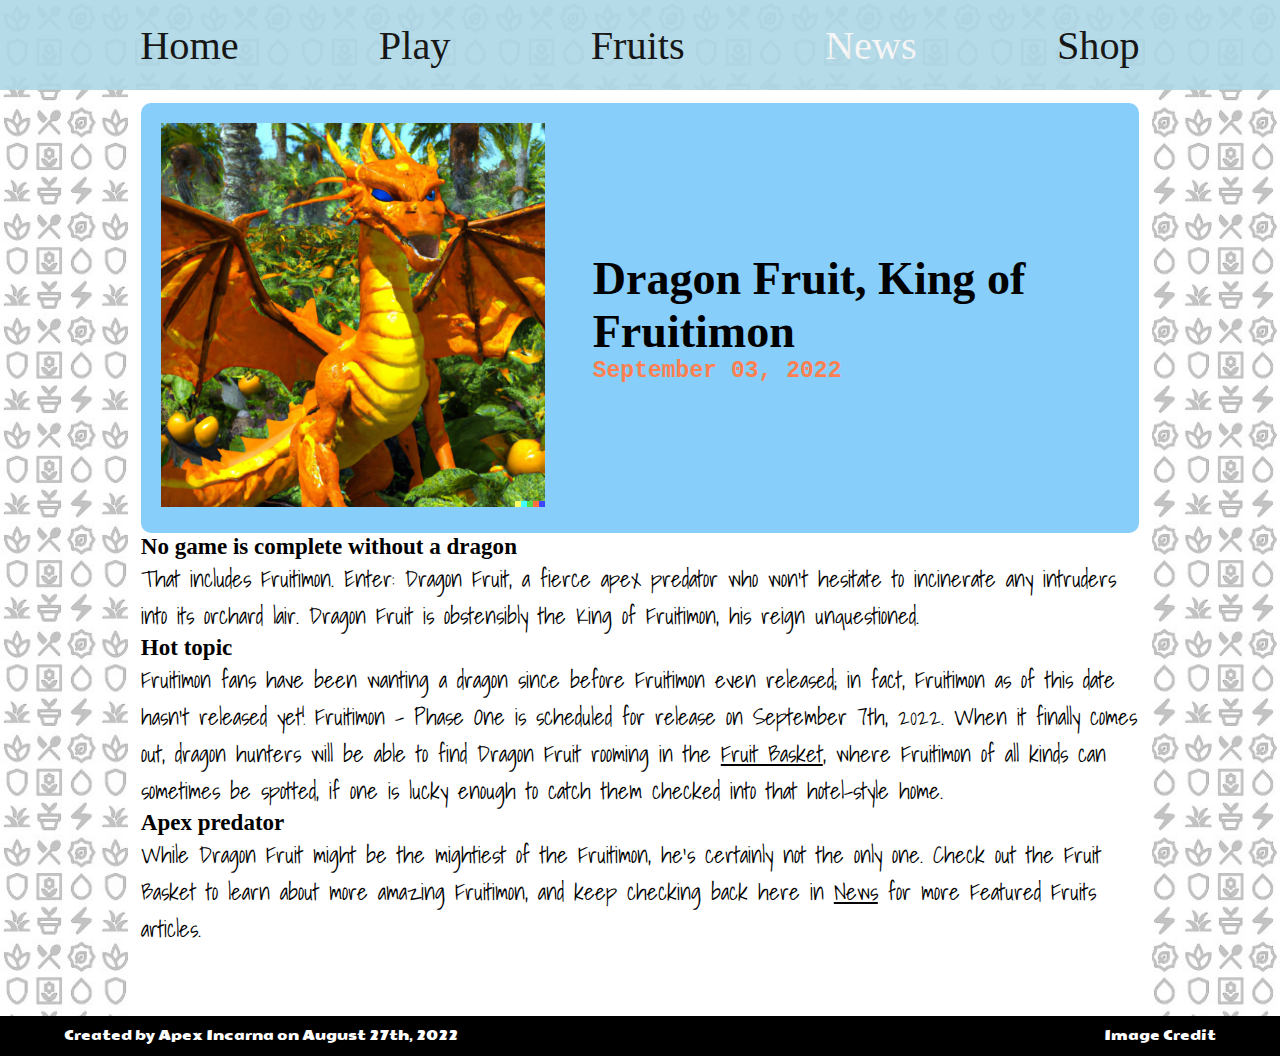
<file: newsArticles/dragon.html>
<!DOCTYPE html>
<html>
    <head>
        <title>Fruitimon News - Dragon Fruit, King of Fruitimon</title>
        <link rel="stylesheet" href="/fruitiStyle.css">
        <meta charset="utf-8">
        <meta name="viewport" content="width=device-width, initial-scale=1">
        <link rel="icon" href="/indexImg/fruitmonLogo.jpg">
    </head>
    <body>
        <section class="navBar">
            <div class="navText"><a href="/index.html">Home</a></div>
            <div class="navText"><a href="/play.html">Play</a></div>
            <div class="navText"><a href="/fruitBasket.html">Fruits</a></div>
            <div class="navText currentPage"><a href="/news.html">News</a></div>
            <div class="navText"><a href="/shop.html">Shop</a></div>
        </section>
        <div class="space"></div>
        <main>
            <section class="articleTop">
                <div class="articleImg">
                    <img src="/fruitBasketImg/dragonFruit.png" alt="An imposing orange dragon in a tropical orchard">
                </div>
                <div class="articleText">
                    <h2>Dragon Fruit, King of Fruitimon</h2>
                    <h4>September 03, 2022</h4>
                </div>
            </section>
            <section class="articleBody">
                <h3>No game is complete without a dragon</h3>
                <p>That includes Fruitimon. Enter: Dragon Fruit, a fierce apex predator who won't hesitate to incinerate any intruders into its orchard lair. Dragon Fruit is obstensibly the King of Fruitimon, his reign unquestioned.</p>
                <h3>Hot topic</h3>
                <p>Fruitimon fans have been wanting a dragon since before Fruitimon even released; in fact, Fruitimon as of this date hasn't released yet! Fruitimon - Phase One is scheduled for release on September 7th, 2022. When it finally comes out, dragon hunters will be able to find Dragon Fruit rooming in the <a href="/fruitBasket.html">Fruit Basket</a>, where Fruitimon of all kinds can sometimes be spotted, if one is lucky enough to catch them checked into that hotel-style home.</p>
                <h3>Apex predator</h3>
                <p>While Dragon Fruit might be the mightiest of the Fruitimon, he's certainly not the only one. Check out the Fruit Basket to learn about more amazing Fruitimon, and keep checking back here in <a href="/news.html">News</a> for more Featured Fruits articles.</p>
            </section>
        </main>
        <footer>
            <div class="line notAlt"></div>
            <div class="flex">
                <div>Created by Apex Incarna on August 27th, 2022</div>
                <div><a href="imgCredit.html">Image Credit</a></div>
            </div>
        </footer>
    </body>
</html>
</file>
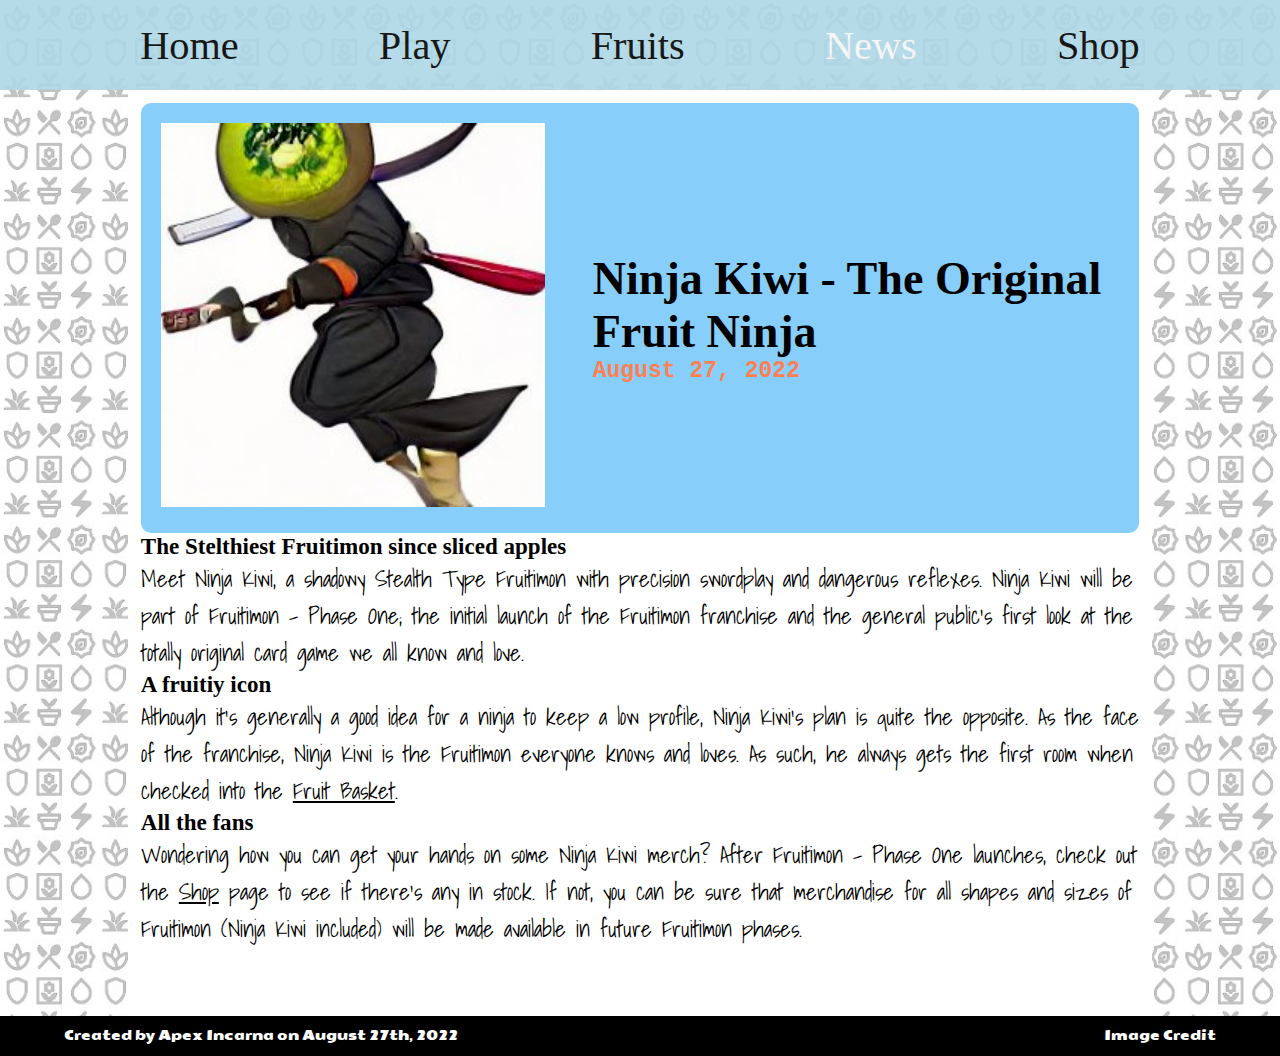
<file: newsArticles/ninja.html>
<!DOCTYPE html>
<html>
    <head>
        <title>Fruitimon News - Ninja Kiwi, the Original Fruit Ninja</title>
        <link rel="stylesheet" href="/fruitiStyle.css">
        <meta charset="utf-8">
        <meta name="viewport" content="width=device-width, initial-scale=1">
        <link rel="icon" href="/indexImg/fruitmonLogo.jpg">
    </head>
    <body>
        <section class="navBar">
            <div class="navText"><a href="/index.html">Home</a></div>
            <div class="navText"><a href="/play.html">Play</a></div>
            <div class="navText"><a href="/fruitBasket.html">Fruits</a></div>
            <div class="navText currentPage"><a href="/news.html">News</a></div>
            <div class="navText"><a href="/shop.html">Shop</a></div>
        </section>
        <div class="space"></div>
        <main>
            <section class="articleTop">
                <div class="articleImg">
                    <img src="/indexImg/ninjaKiwiTwo.jpg" alt="A ninja with a kiwi head">
                </div>
                <div class="articleText">
                    <h2>Ninja Kiwi - The Original Fruit Ninja</h2>
                    <h4>August 27, 2022</h4>
                </div>
            </section>
            <section class="articleBody">
                <h3>The Stelthiest Fruitimon since sliced apples</h3>
                <p>Meet Ninja Kiwi, a shadowy Stealth Type Fruitimon with precision swordplay and dangerous reflexes. Ninja Kiwi will be part of Fruitimon - Phase One; the initial launch of the Fruitimon franchise and the general public's first look at the totally original card game we all know and love.</p>
                <h3>A fruitiy icon</h3>
                <p>Although it's generally a good idea for a ninja to keep a low profile, Ninja Kiwi's plan is quite the opposite. As the face of the franchise, Ninja Kiwi is the Fruitimon everyone knows and loves. As such, he always gets the first room when checked into the <a href="/fruitBasket.html#fruitBasketAbout">Fruit Basket</a>.</p>
                <h3>All the fans</h3>
                <p>Wondering how you can get your hands on some Ninja Kiwi merch? After Fruitimon - Phase One launches, check out the <a href="/shop.html">Shop</a> page to see if there's any in stock. If not, you can be sure that merchandise for all shapes and sizes of Fruitimon (Ninja Kiwi included) will be made available in future Fruitimon phases.</p>
            </section>
        </main>
        <footer>
            <div class="line notAlt"></div>
            <div class="flex">
                <div>Created by Apex Incarna on August 27th, 2022</div>
                <div><a href="imgCredit.html">Image Credit</a></div>
            </div>
        </footer>
    </body>
</html>
</file>
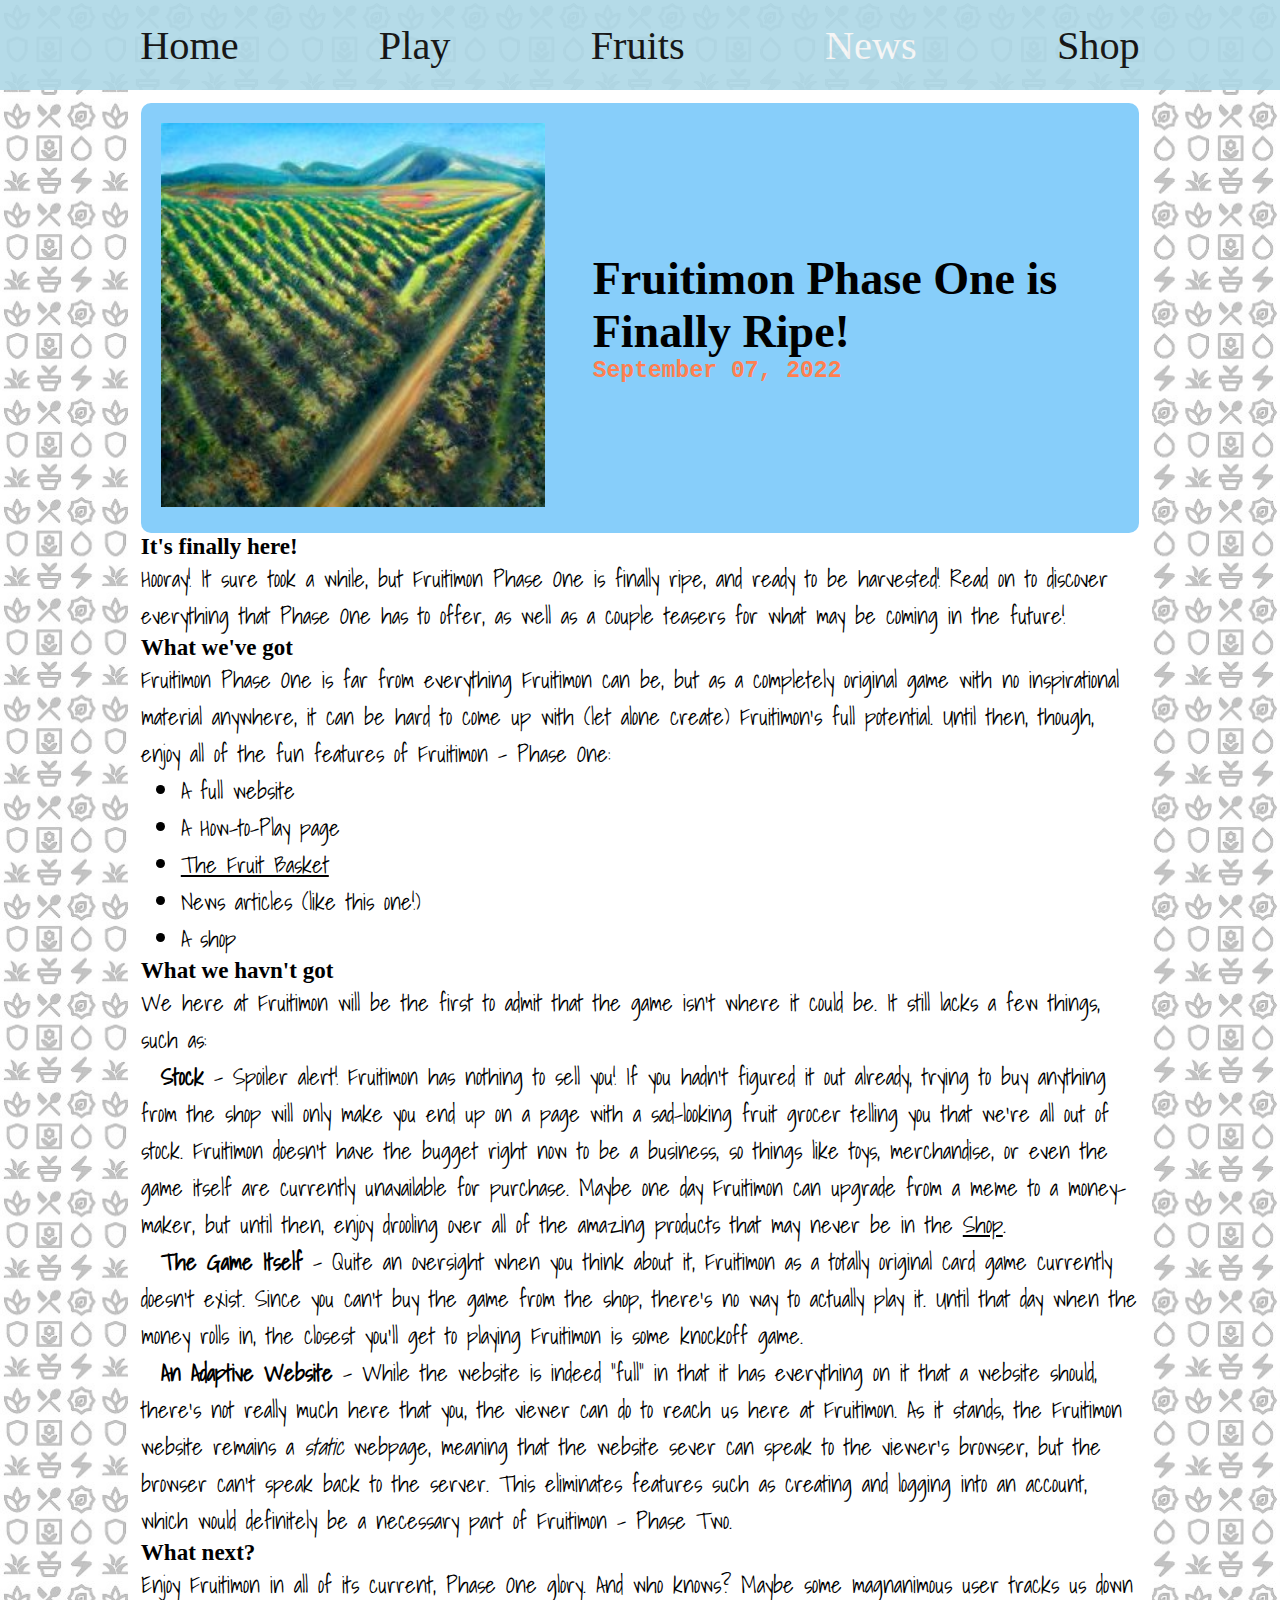
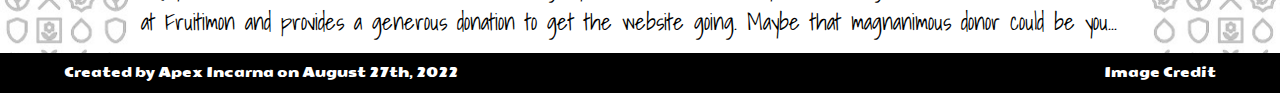
<file: newsArticles/ripe.html>
<!DOCTYPE html>
<html>
    <head>
        <title>Fruitimon News - Fruitimon Phase One is Finally Ripe!</title>
        <link rel="stylesheet" href="/fruitiStyle.css">
        <meta charset="utf-8">
        <meta name="viewport" content="width=device-width, initial-scale=1">
        <link rel="icon" href="/indexImg/fruitmonLogo.jpg">
    </head>
    <body>
        <section class="navBar">
            <div class="navText"><a href="/index.html">Home</a></div>
            <div class="navText"><a href="/play.html">Play</a></div>
            <div class="navText"><a href="/fruitBasket.html">Fruits</a></div>
            <div class="navText currentPage"><a href="/news.html">News</a></div>
            <div class="navText"><a href="/shop.html">Shop</a></div>
        </section>
        <div class="space"></div>
        <main>
            <section class="articleTop">
                <div class="articleImg">
                    <img src="/indexImg/oilMountainOrchard.jfif" alt="A beautiful oil painting of an orchard in the mountains">
                </div>
                <div class="articleText">
                    <h2>Fruitimon Phase One is Finally Ripe!</h2>
                    <h4>September 07, 2022</h4>
                </div>
            </section>
            <section class="articleBody">
                <h3>It's finally here!</h3>
                <p>Hooray! It sure took a while, but Fruitimon Phase One is finally ripe, and ready to be harvested! Read on to discover everything that Phase One has to offer, as well as a couple teasers for what may be coming in the future!</p>
                <h3>What we've got</h3>
                <p>Fruitimon Phase One is far from everything Fruitimon can be, but as a completely original game with no inspirational material anywhere, it can be hard to come up with (let alone create) Fruitimon's full potential. Until then, though, enjoy all of the fun features of Fruitimon - Phase One:
                    <ul>
                        <li>A full website</li>
                        <li>A How-to-Play page</li>
                        <li><a href="/fruitBasket.html#fruitBasketAbout">The Fruit Basket</a></li>
                        <li>News articles (like this one!)</li>
                        <li>A shop</li>
                    </ul>
                </p>
                <h3>What we havn't got</h3>
                <p>We here at Fruitimon will be the first to admit that the game isn't where it could be. It still lacks a few things, such as:
                    <p><b>Stock</b> - Spoiler alert! Fruitimon has nothing to sell you! If you hadn't figured it out already, trying to buy anything from the shop will only make you end up on a page with a sad-looking fruit grocer telling you that we're all out of stock. Fruitimon doesn't have the bugget right now to be a business, so things like toys, merchandise, or even the game itself are currently unavailable for purchase. Maybe one day Fruitimon can upgrade from a meme to a money-maker, but until then, enjoy drooling over all of the amazing products that may never be in the <a href="/shop.html">Shop</a>.</p>
                    <p><b>The Game Itself</b> - Quite an oversight when you think about it, Fruitimon as a totally original card game currently doesn't exist. Since you can't buy the game from the shop, there's no way to actually play it. Until that day when the money rolls in, the closest you'll get to playing Fruitimon is some knockoff game.</p>
                    <p><b>An Adaptive Website</b> - While the website is indeed "full" in that it has everything on it that a website should, there's not really much here that you, the viewer can do to reach us here at Fruitimon. As it stands, the Fruitimon website remains a <em>static</em> webpage, meaning that the website sever can speak to the viewer's browser, but the browser can't speak back to the server. This eliminates features such as creating and logging into an account, which would definitely be a necessary part of Fruitimon - Phase Two.</p>
                </p>
                <h3>What next?</h3>
                <p>Enjoy Fruitimon in all of its current, Phase One glory. And who knows? Maybe some magnanimous user tracks us down at Fruitimon and provides a generous donation to get the website going. Maybe that magnanimous donor could be you...</p>
            </section>
        </main>
        <footer>
            <div class="line notAlt"></div>
            <div class="flex">
                <div>Created by Apex Incarna on August 27th, 2022</div>
                <div><a href="imgCredit.html">Image Credit</a></div>
            </div>
        </footer>
    </body>
</html>
</file>
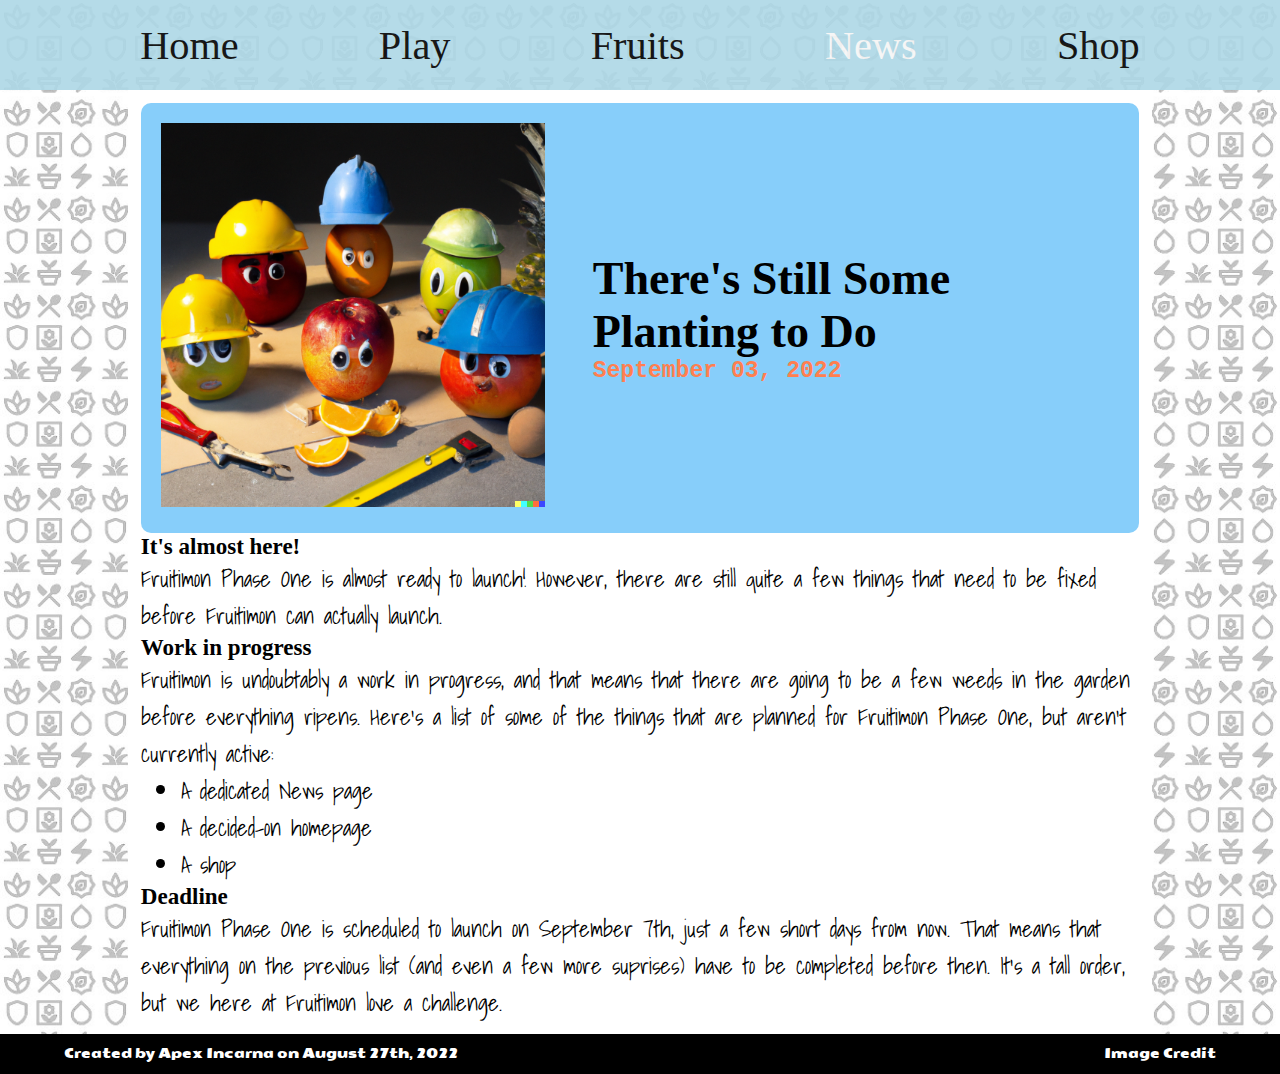
<file: newsArticles/work.html>
<!DOCTYPE html>
<html>
    <head>
        <title>Fruitimon News - There's Still Some Planting to Do</title>
        <link rel="stylesheet" href="/fruitiStyle.css">
        <meta charset="utf-8">
        <meta name="viewport" content="width=device-width, initial-scale=1">
        <link rel="icon" href="/indexImg/fruitmonLogo.jpg">
    </head>
    <body>
        <section class="navBar">
            <div class="navText"><a href="/index.html">Home</a></div>
            <div class="navText"><a href="/play.html">Play</a></div>
            <div class="navText"><a href="/fruitBasket.html">Fruits</a></div>
            <div class="navText currentPage"><a href="/news.html">News</a></div>
            <div class="navText"><a href="/shop.html">Shop</a></div>
        </section>
        <div class="space"></div>
        <main>
            <section class="articleTop">
                <div class="articleImg">
                    <img src="/indexImg/fruitConstructionSiteTwo.png" alt="Fruit wearing hard hats">
                </div>
                <div class="articleText">
                    <h2>There's Still Some Planting to Do</h2>
                    <h4>September 03, 2022</h4>
                </div>
            </section>
            <section class="articleBody">
                <h3>It's almost here!</h3>
                <p>Fruitimon Phase One is almost ready to launch! However, there are still quite a few things that need to be fixed before Fruitimon can actually launch. </p>
                <h3>Work in progress</h3>
                    <p>Fruitimon is undoubtably a work in progress, and that means that there are going to be a few weeds in the garden before everything ripens. Here's a list of some of the things that are planned for Fruitimon Phase One, but aren't currently active:</p>
                    <ul>
                        <li>A dedicated News page</li>
                        <li>A decided-on homepage</li>
                        <li>A shop</li>
                    </ul>
                </p>
                <h3>Deadline</h3>
                <p>Fruitimon Phase One is scheduled to launch on September 7th, just a few short days from now. That means that everything on the previous list (and even a few more suprises) have to be completed before then. It's a tall order, but we here at Fruitimon love a challenge.</p>
            </section>
        </main>
        <footer>
            <div class="line notAlt"></div>
            <div class="flex">
                <div>Created by Apex Incarna on August 27th, 2022</div>
                <div><a href="imgCredit.html">Image Credit</a></div>
            </div>
        </footer>
    </body>
</html>
</file>
<file: fruitiStyle.css>
@import url('https://fonts.googleapis.com/css2?family=Permanent+Marker&family=Seymour+One&family=Shadows+Into+Light&display=swap');

/* All of the website-wide css goes here */
* {
    font-size: 1.2rem;
    margin-block-start: 0;
    margin-block-end: 0;
}

html {
    scroll-behavior: smooth
}

body {
    margin: 0 0 -1% 0;
    padding: 0;
    background-image: url(indexImg/fruitIconCollageGrey.jpg);
    background-repeat: round;
}

.space {
    height: 10vh;
}

.navBar {
    display: flex;
    justify-content: space-evenly;
    align-items: center;
    position: fixed;
    top: 0;
    width: 100%;
    height: 10vh;
    text-align: center;
    z-index: 1;
    background-color: lightblue;
    opacity: .9;
    font-size: 2em;
    font-family: "permanent marker", serif;
}

.navBarSpace {
    height: 10vh;
}

a {
    text-decoration: none;
    color: inherit;
    font-size: inherit;
}

.navText a {
    font-size: 1.75em;
}

p a, li a {
    text-decoration: underline;
    color: black;
}

.navText a:hover, footer a:hover, p a:hover{
    opacity: .5;
}

.currentPage {
    padding-top: 2%;
    padding-bottom: 1%;
    margin-top: -1%;
    color: whitesmoke;
}

main {
    min-height: 100vh;
    margin: 0 10%;
    background-color: white;
    padding: 1%;
}

h1 {
    font-family: 'Seymour One', sans-serif;
    font-size: 2em;
}

h3 {
    font-family: "permanent marker", serif;
}

h4 {
    color: coral;
    font-family: 'Courier New', Courier, monospace;
}

h2 {
    font-family: 'Permanent Marker', cursive;
    font-size: 2em;
}

p, li {
    font-family: 'Shadows Into Light', cursive;
    font-size: 1em;
}

.flex {
    display: flex;
    justify-content: space-between;
    align-items: center;
    margin: auto 5%;
}

hr {
    margin: 5% 0;
}

.line {
    width: 80%;
    background-color: black;
    height: 1px;
    text-align: center;
    margin: 0 auto;
}

footer {
    background-color: black;
    color: white;
    padding: 1% 0;
    font-family: "seymour one", serif;
}

footer div div {
    font-size: .5em;
}

.dontshow {
    display: none;
}

.imageCredit {
    display: block;
    margin: auto;
}

.flex div {
    max-width: 50%;
}

.allOut img {
    width: 100%;
}

.allOutText {
    text-align: center;
}







/* Main Page */
section.intro {
    margin: 0 5%;
}

.boxes {
    display: flex;
    flex-direction: row;
    flex-wrap: wrap;
    justify-content: center;
    margin: 0;
    padding: 0;
}

.smallBox {
    display: block;
    width: 30%;
    margin: 1%;
    transition: background-color .1s;
    transition: transform .5s;
    position: relative;
}

.smallBox img {
    width: 100%;
    border: 5px solid lightblue;
    border-radius: 5%;
}

.smallBox:hover {
    transform: scale(1.05);
    cursor: pointer;
}

.boxText {
    background-color: coral;
    position: absolute;
    bottom: 10%;
    width: max-content;
    max-width: 95%;
    padding: 1% 5%;
    text-align: left;
    /* border-style: outset; */
    border-radius: 0 20px 20px 0;
    font-weight: 700;
    font-size: 1.75vw;
}






/* Play Page */
.playIntro {
    background-color: lightskyblue;
    padding: 10vh 2%;
    border-radius: 10px;
}

.playIntroText {
    width: 100%;
    padding-right: 1%;
    display: flex;
    flex-direction: column;
    justify-content: center;
}

.playIntroText p {
    font-size: 1.8em;
}

iframe {
    min-width: 50.909vw;
    min-height: 28.636vw;
}

.playBox {
    display: flex;
    justify-content: space-between;
}









/* Fruits Page */
section.fruitBasket {
    text-align: center;
}

section.fruitBasket section{
    border: 5px solid lightblue;
    border-radius: 10px;
    padding-top: 10vh;
    padding-bottom: 10vh;
    padding-left: 5%;
    padding-right: 5%;
}

.basketShowcase {
    width: 30vw;
    height: 30vw;
    border: 3px solid coral;
    border-radius: 100px;
    margin-right: 3%;
}

.showcaseBoxes {
    display: flex;
    justify-content: space-around;
}

.basketShowcaseBox {
    text-align: left;
    display: flex;
    flex-direction: column;
    align-items: center;
    justify-content: space-around;
    font-size: 1.3em;
}

.basketShowcaseStat {
    text-align: center;
}

.basketShowcaseInfoBox {
    background-color: lightskyblue;
    display: flex;
    flex-wrap: wrap;
    justify-content: space-around;
    padding: 3%;
    width: 100%;
}

.statName {
    color: white;
}

.statValue {
    font-family: 'Courier New', Courier, monospace;
}

#fruitBasketAbout {
    background-color: lightskyblue;
    padding: 10vh 2%;
    border-radius: 10px;
    margin-top: 5%;
}

.fBAboutImg {
    width: 50%;
    float: right;
    padding-left: 4%;
}

.fBAboutText {
    width: 100%;
    padding-right: 1%;
}

.fBAboutText p {
    font-size: 1.8em;
}











/* News Page */
.newsBox {
    width: 20%;
    margin: 5%;
    transition: background-color .1s;
    transition: transform .5s;
}

.newsBox:hover {
    transform: scale(1.05);
    cursor: pointer;
}

.newsBox img {
    border: 10px solid lightblue;
    border-radius: 10%;
    margin: 1% auto 0 auto;
    width: 97%;
    padding: 0%;
    display: block;
}

.newsText {
    padding: .5%;
    overflow: hidden;
    text-overflow: ellipsis;
    /* white-space: nowrap; */
}

#topNewsBoxes {
    flex-wrap: nowrap;
}

#topNewsBox {
    width: 100%;
}









/* News Articles */
.articleTop {
    background-color: lightskyblue;
    padding: 2%;
    border-radius: 10px;
    display: flex;
    justify-content: flex-end;
    align-items: center;
}

.articleImg img {
    width: 30vw;
}

.articleText {
    padding-left: 5%;
}

b {
    display: inline-block;
    text-indent: 20px;
}










/* Shop Page */
.shopImg {
    width: 100%;
}

.shopIntro .boxes a {
    display: block;
    width: 30%;
    margin: 5%;
    transition: transform .5s;
}

.shopIntro .boxes a:hover {
    transform: scale(1.05);
}




/* Media queries for responsive web design */
/* These ask the browser to identify the properties of the media that the content is being 
displayed on and change the CSS rules accordingly */

/* As long as the width of the viewport is less than 750px, implement the rules inside the media query */
@media (orientation: portrait) {
    main {
        margin: 0 5%;
    }

    /* * {
        font-size: .8rem;
    } */

    .boxes {
        flex-direction: column;
        margin: 0 auto;
        align-items: center;
    }

    .boxes div, .boxes a {
        width: 100%;
        margin-left: -10px;
        padding: 0;
    }

    .fBAboutImg {
        float: none;
        display: block;
        width: 100%;
        padding-left: 0;
    }

    .fBAboutText {
        display: flex;
        flex-direction: column;
    }

    .newsText h3, .newsText h4, .newsText p{
        margin-left: 7%;
    }

    .newsBox img {
        width: 100%;
    }

    hr {
        display: none;
    }

    .shopIntro .boxes a {
        width: 100%;
        margin: 0;
    }

    .shopBox {
        margin-left: 0 !important;
    }

    .showcaseBoxes {
        flex-direction: column;
        align-items: center;
    }

    .showcaseBoxes img {
        width: 75%;
        height: 75%;
        border-radius: 30px;
    }

    .basketShowcaseInfoBox {
        width: 80%;
    }

    .basketShowcaseStat {
        font-size: 1.5em;
    }

    .navText a {
        font-size: .95em;
    }

    .boxText {
        font-size: 5vw;
    }

    .articleTop {
        flex-direction: column;
        text-align: center;
    }

    .articleText {
        padding-left: 0%;
    }

    .playBox {
        flex-direction: column;
    }

    .playIntroText {
        text-align: center;
    } 
}
</file>
